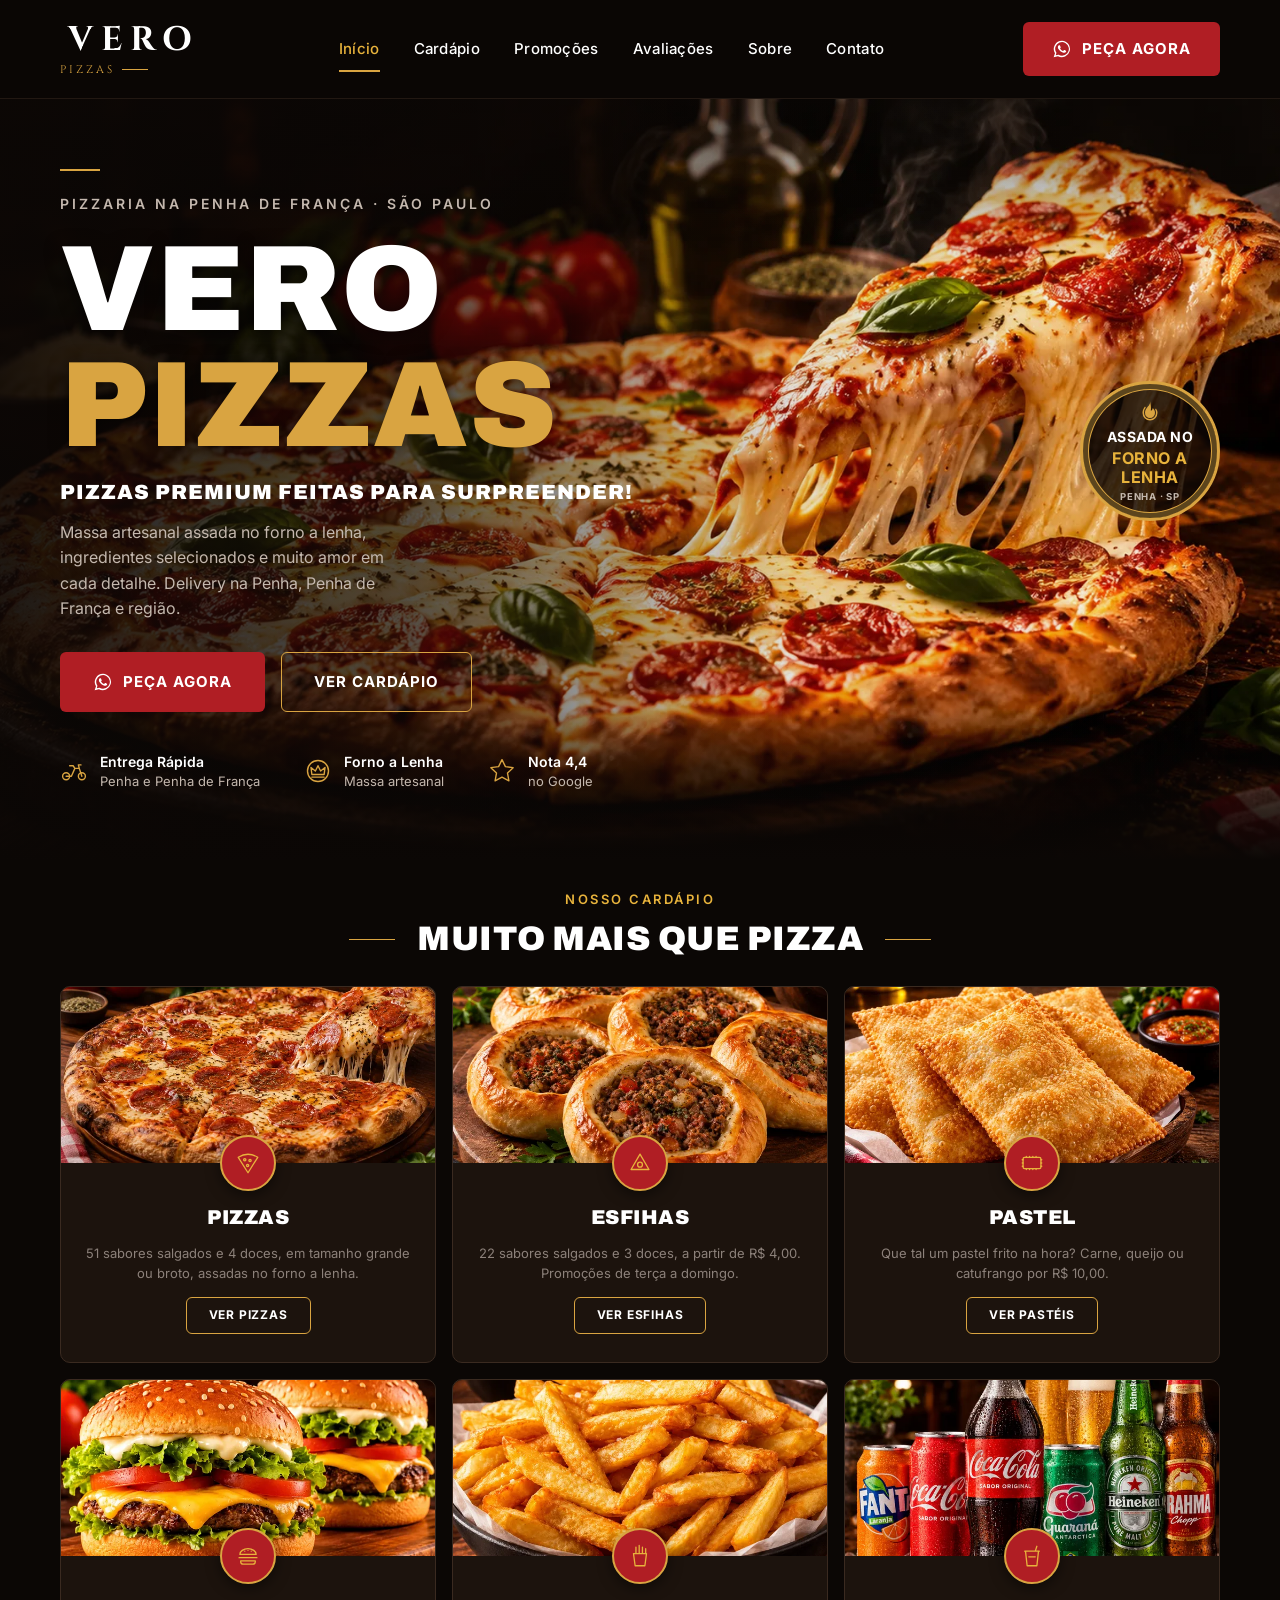
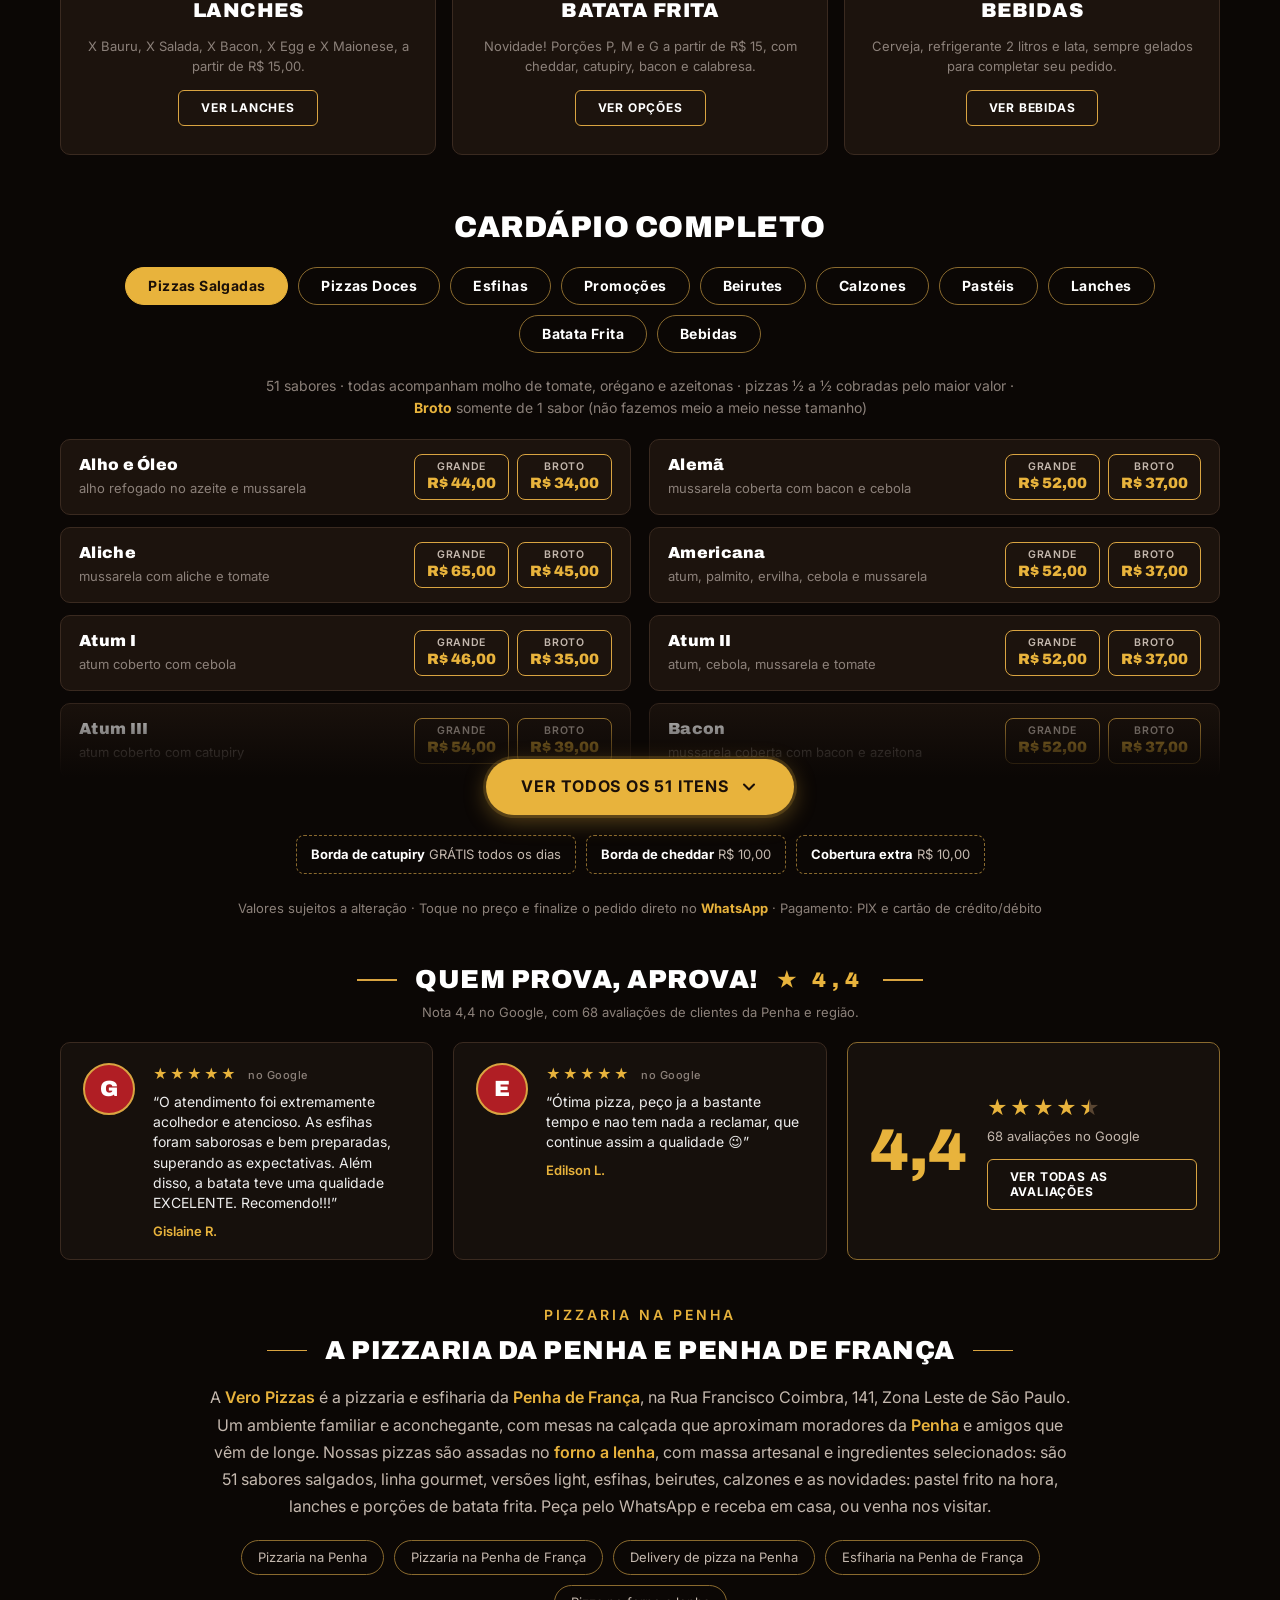
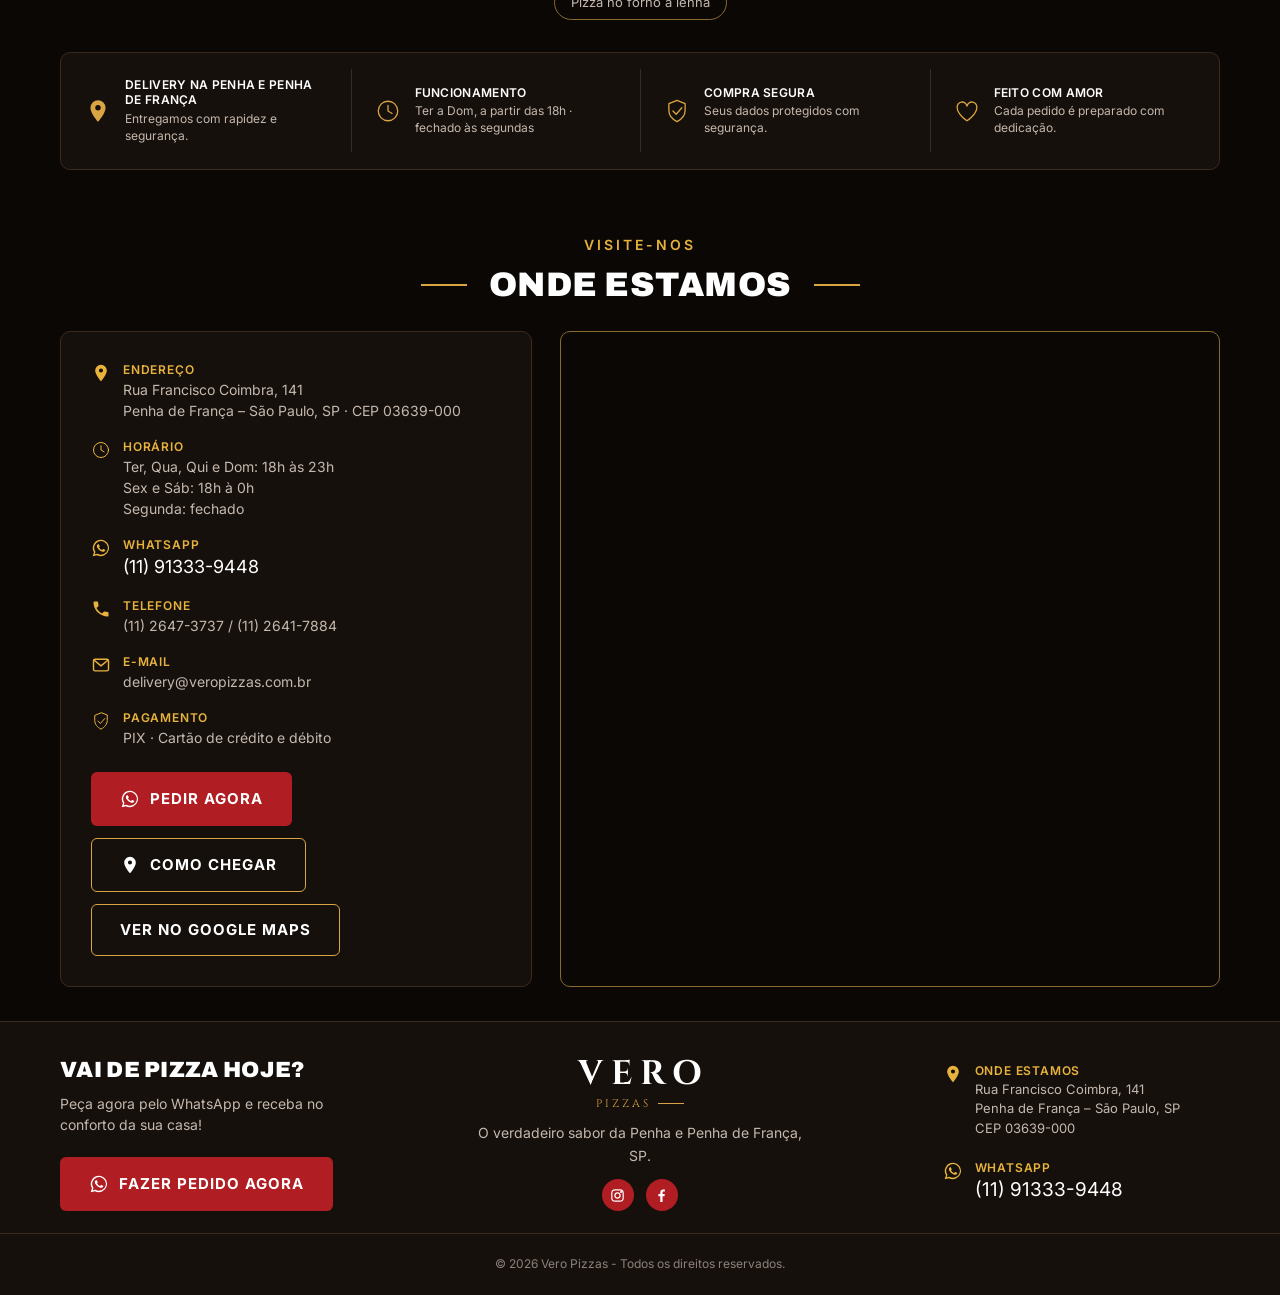
<file: index.html>
<!DOCTYPE html>
<html lang="pt-BR">
<head>
  <meta charset="UTF-8">
  <meta name="viewport" content="width=device-width, initial-scale=1">
  <title>Pizzaria na Penha e Penha de França SP | Vero Pizzas Delivery</title>
  <meta name="description" content="Vero Pizzas: pizzaria e esfiharia com forno a lenha na Penha de França, São Paulo. 51 sabores de pizza, esfihas, pastel, lanches, calzones e batata frita com delivery. Peça pelo WhatsApp!">
  <meta name="keywords" content="pizzaria penha, pizzaria penha de frança, pizzaria na penha sp, delivery pizza penha, pizza zona leste, esfiha penha, esfiharia penha de frança, pizza forno a lenha penha, batata frita penha, pastel penha de frança">
  <meta name="geo.region" content="BR-SP">
  <meta name="geo.placename" content="Penha de França, São Paulo">
  <meta name="theme-color" content="#0b0705">
  <link rel="canonical" href="https://veropizzas.com.br/">
  <meta property="og:type" content="website">
  <meta property="og:site_name" content="Vero Pizzas">
  <meta property="og:url" content="https://veropizzas.com.br/">
  <meta property="og:title" content="Vero Pizzas | Pizzaria na Penha e Penha de França, SP">
  <meta property="og:description" content="Pizzas premium feitas para surpreender. Delivery rápido na Penha, Penha de França e região.">
  <meta property="og:image" content="https://veropizzas.com.br/assets/og-vero.jpg">
  <meta property="og:image:width" content="1200">
  <meta property="og:image:height" content="630">
  <meta property="og:image:alt" content="Pizza da Vero Pizzas, pizzaria na Penha de França, São Paulo">
  <meta name="twitter:card" content="summary_large_image">
  <meta name="twitter:title" content="Vero Pizzas | Pizzaria na Penha e Penha de França, SP">
  <meta name="twitter:description" content="Pizzaria e esfiharia com forno a lenha na Penha de França. Cardápio completo e pedido pelo WhatsApp.">
  <meta name="twitter:image" content="https://veropizzas.com.br/assets/og-vero.jpg">
  <meta property="og:locale" content="pt_BR">
  <link rel="icon" href="/favicon.ico" sizes="any">
  <link rel="icon" type="image/svg+xml" href="/favicon.svg">
  <link rel="icon" type="image/png" sizes="32x32" href="/favicon-32x32.png">
  <link rel="icon" type="image/png" sizes="16x16" href="/favicon-16x16.png">
  <link rel="apple-touch-icon" sizes="180x180" href="/apple-touch-icon.png">
  <link rel="preconnect" href="https://fonts.googleapis.com">
  <link rel="preconnect" href="https://fonts.gstatic.com" crossorigin>
  <link href="https://fonts.googleapis.com/css2?family=Archivo:wght@900&family=Cinzel:wght@400;700&family=Inter:wght@400;500;600;700&display=swap" rel="stylesheet">
  <link rel="stylesheet" href="css/style.css?v=20261118b">
  <script type="application/ld+json">
  {
    "@context": "https://schema.org",
    "@type": "Restaurant",
    "name": "Vero Pizzas",
    "description": "Pizzaria e esfiharia com forno a lenha na Penha de França, São Paulo, com delivery e atendimento no local.",
    "url": "https://veropizzas.com.br/",
    "image": ["https://veropizzas.com.br/assets/og-vero.jpg", "https://veropizzas.com.br/assets/hero.webp"],
    "servesCuisine": ["Pizza", "Esfiha", "Pastel", "Calzone", "Lanches"],
    "hasMenu": "https://veropizzas.com.br/#cardapio-completo",
    "menu": "https://veropizzas.com.br/#cardapio-completo",
    "acceptsReservations": "False",
    "areaServed": ["Penha", "Penha de França", "Zona Leste de São Paulo"],
    "telephone": "+55 11 2647-3737",
    "email": "delivery@veropizzas.com.br",
    "paymentAccepted": "PIX, Cartão de crédito, Cartão de débito",
    "priceRange": "$$",
    "sameAs": [
      "https://www.instagram.com/vero.pizzas",
      "https://www.facebook.com/people/Vero-Pizzas/100063533080031/"
    ],
    "geo": {"@type": "GeoCoordinates", "latitude": -23.5240817, "longitude": -46.5408074},
    "hasMap": "https://maps.app.goo.gl/yPzgFW3SKGRKzd9G6",
    "openingHoursSpecification": [
      {"@type": "OpeningHoursSpecification", "dayOfWeek": ["Tuesday", "Wednesday", "Thursday", "Sunday"], "opens": "18:00", "closes": "23:00"},
      {"@type": "OpeningHoursSpecification", "dayOfWeek": ["Friday", "Saturday"], "opens": "18:00", "closes": "23:59"}
    ],
    "address": {
      "@type": "PostalAddress",
      "streetAddress": "Rua Francisco Coimbra, 141 - Penha de França",
      "postalCode": "03639-000",
      "addressLocality": "São Paulo",
      "addressRegion": "SP",
      "addressCountry": "BR"
    }
  }
  </script>
</head>
<body>

<svg width="0" height="0" style="position:absolute" aria-hidden="true">
  <defs>
    <symbol id="i-wa" viewBox="0 0 24 24"><path fill="currentColor" d="M12.04 2a9.9 9.9 0 0 0-8.45 15.05L2 22l5.1-1.34A9.9 9.9 0 1 0 12.04 2Zm0 18.1a8.2 8.2 0 0 1-4.18-1.14l-.3-.18-3.03.8.81-2.95-.2-.31a8.2 8.2 0 1 1 6.9 3.78Zm4.5-6.14c-.25-.12-1.46-.72-1.69-.8-.23-.09-.39-.13-.56.12-.16.25-.64.8-.78.97-.14.16-.29.18-.53.06a6.7 6.7 0 0 1-3.3-2.88c-.25-.43.25-.4.71-1.33.08-.16.04-.3-.02-.42-.06-.12-.56-1.35-.77-1.85-.2-.48-.4-.42-.56-.42h-.47c-.16 0-.43.06-.65.3-.23.25-.86.84-.86 2.05 0 1.2.88 2.37 1 2.54.12.16 1.72 2.63 4.18 3.69.58.25 1.04.4 1.4.51.59.19 1.12.16 1.54.1.47-.07 1.46-.6 1.66-1.17.2-.58.2-1.07.14-1.17-.06-.1-.23-.16-.47-.28Z"/></symbol>
    <symbol id="i-moto" viewBox="0 0 32 32"><g fill="none" stroke="currentColor" stroke-width="1.6" stroke-linecap="round" stroke-linejoin="round"><circle cx="7" cy="22" r="4"/><circle cx="25" cy="22" r="4"/><path d="M7 22h6l4-9h5l3 9M17 13l-2-3h-4M13 22l4-9M22 13l-1-4h3"/></g></symbol>
    <symbol id="i-crown" viewBox="0 0 32 32"><g fill="none" stroke="currentColor" stroke-width="1.6" stroke-linecap="round" stroke-linejoin="round"><circle cx="16" cy="16" r="12"/><path d="M9 20l-1-8 5 4 3-6 3 6 5-4-1 8zM9 23h14"/></g></symbol>
    <symbol id="i-star" viewBox="0 0 32 32"><path fill="none" stroke="currentColor" stroke-width="1.6" stroke-linejoin="round" d="m16 3 3.9 8 8.8 1.2-6.4 6.2 1.6 8.8L16 23l-7.9 4.2 1.6-8.8-6.4-6.2 8.8-1.2z"/></symbol>
    <symbol id="i-pizza" viewBox="0 0 32 32"><g fill="none" stroke="currentColor" stroke-width="1.6" stroke-linecap="round" stroke-linejoin="round"><path d="M4 9c8-5 16-5 24 0L16 28z"/><circle cx="12" cy="12" r="1.4"/><circle cx="18.5" cy="13" r="1.4"/><circle cx="15.5" cy="19" r="1.4"/></g></symbol>
    <symbol id="i-esfiha" viewBox="0 0 32 32"><g fill="none" stroke="currentColor" stroke-width="1.6" stroke-linecap="round" stroke-linejoin="round"><path d="M16 5 27 24H5z"/><circle cx="16" cy="18" r="3"/></g></symbol>
    <symbol id="i-pastel" viewBox="0 0 32 32"><g fill="none" stroke="currentColor" stroke-width="1.6" stroke-linecap="round" stroke-linejoin="round"><rect x="5" y="9" width="22" height="14" rx="2"/><path d="M5 12h-1M5 16h-1M5 20h-1M28 12h-1M28 16h-1M28 20h-1M9 9V8M13 9V8M17 9V8M21 9V8M9 24v-1M13 24v-1M17 24v-1M21 24v-1"/></g></symbol>
    <symbol id="i-burger" viewBox="0 0 32 32"><g fill="none" stroke="currentColor" stroke-width="1.6" stroke-linecap="round" stroke-linejoin="round"><path d="M6 14a10 7 0 0 1 20 0zM5 18h22M7 22h18a1 1 0 0 1 0 0v1a3 3 0 0 1-3 3H10a3 3 0 0 1-3-3z"/><path d="M12 10h.01M16 9h.01M20 10h.01"/></g></symbol>
    <symbol id="i-fries"viewBox="0 0 32 32"><g fill="none" stroke="currentColor" stroke-width="1.6" stroke-linecap="round" stroke-linejoin="round"><path d="M8 13h16l-2 15H10zM11 13V5M15 13V3M19 13V5M23 13V7"/></g></symbol>
    <symbol id="i-cup" viewBox="0 0 32 32"><g fill="none" stroke="currentColor" stroke-width="1.6" stroke-linecap="round" stroke-linejoin="round"><path d="M8 10h16l-2 18H10zM7 10h18M20 10l2-6"/><path d="M12 17h8"/></g></symbol>
    <symbol id="i-pin" viewBox="0 0 24 24"><path fill="currentColor" d="M12 2a7 7 0 0 0-7 7c0 5.2 7 13 7 13s7-7.8 7-13a7 7 0 0 0-7-7Zm0 9.5A2.5 2.5 0 1 1 12 6.5a2.5 2.5 0 0 1 0 5Z"/></symbol>
    <symbol id="i-clock" viewBox="0 0 32 32"><g fill="none" stroke="currentColor" stroke-width="1.6" stroke-linecap="round" stroke-linejoin="round"><circle cx="16" cy="16" r="12"/><path d="M16 9v7l5 3"/></g></symbol>
    <symbol id="i-shield" viewBox="0 0 32 32"><g fill="none" stroke="currentColor" stroke-width="1.6" stroke-linecap="round" stroke-linejoin="round"><path d="M16 3 6 7v8c0 6 4 11 10 14 6-3 10-8 10-14V7z"/><path d="m11 16 4 4 7-8"/></g></symbol>
    <symbol id="i-heart" viewBox="0 0 32 32"><path fill="none" stroke="currentColor" stroke-width="1.6" stroke-linejoin="round" d="M16 28S4 20 4 12a6 6 0 0 1 12-2 6 6 0 0 1 12 2c0 8-12 16-12 16z"/></symbol>
    <symbol id="i-timer" viewBox="0 0 32 32"><g fill="none" stroke="currentColor" stroke-width="1.6" stroke-linecap="round" stroke-linejoin="round"><circle cx="16" cy="18" r="10"/><path d="M16 12v6l4 2M13 3h6M16 3v5"/></g></symbol>
    <symbol id="i-ig" viewBox="0 0 24 24"><g fill="none" stroke="currentColor" stroke-width="1.7"><rect x="4" y="4" width="16" height="16" rx="4.5"/><circle cx="12" cy="12" r="3.6"/><circle cx="17" cy="7" r=".6" fill="currentColor"/></g></symbol>
    <symbol id="i-fb" viewBox="0 0 24 24"><path fill="currentColor" d="M13.5 21v-8h2.7l.4-3.2h-3.1V7.9c0-.9.3-1.5 1.6-1.5h1.6V3.5c-.3 0-1.3-.1-2.4-.1-2.4 0-4 1.4-4 4.1v2.3H7.6V13h2.7v8z"/></symbol>
    <symbol id="i-phone" viewBox="0 0 24 24"><path fill="currentColor" d="M6.6 10.8a15.2 15.2 0 0 0 6.6 6.6l2.2-2.2a1 1 0 0 1 1-.25 11.4 11.4 0 0 0 3.6.57 1 1 0 0 1 1 1V20a1 1 0 0 1-1 1A17 17 0 0 1 3 4a1 1 0 0 1 1-1h3.5a1 1 0 0 1 1 1c0 1.25.2 2.45.57 3.57a1 1 0 0 1-.25 1z"/></symbol>
    <symbol id="i-mail" viewBox="0 0 24 24"><g fill="none" stroke="currentColor" stroke-width="1.7" stroke-linejoin="round"><rect x="3" y="5" width="18" height="14" rx="2"/><path d="m3.5 6 8.5 7 8.5-7"/></g></symbol>
  </defs>
</svg>

<!-- 01 HEADER -->
<header class="header" id="topo">
  <div class="container header__inner">
    <a href="#inicio" class="logo" aria-label="Vero Pizzas — início">
      <span class="logo__word">VERO</span>
      <span class="logo__sub"><span>P I Z Z A S</span><i></i></span>
    </a>

    <nav class="nav" id="nav" aria-label="Principal">
      <a href="#inicio" class="is-active">Início</a>
      <a href="#cardapio">Cardápio</a>
      <a href="#cardapio-completo" data-open-tab="promocoes-esfiha">Promoções</a>
      <a href="#avaliacoes">Avaliações</a>
      <a href="#sobre">Sobre</a>
      <a href="#localizacao">Contato</a>
      <a href="https://wa.me/5511913339448?text=Ol%C3%A1!%20Quero%20fazer%20um%20pedido." class="btn btn--wine nav__cta" target="_blank" rel="noopener"><svg><use href="#i-wa"/></svg>PEÇA AGORA</a>
    </nav>

    <a href="https://wa.me/5511913339448?text=Ol%C3%A1!%20Quero%20fazer%20um%20pedido." class="btn btn--wine header__cta" target="_blank" rel="noopener"><svg><use href="#i-wa"/></svg>PEÇA AGORA</a>

    <button class="burger" id="burger" aria-label="Abrir menu" aria-expanded="false" aria-controls="nav"><span></span><span></span><span></span></button>
  </div>
</header>

<main>
<!-- 02 HERO -->
<section class="hero" id="inicio">
  <img class="hero__bg" src="assets/hero.webp" alt="Pizza de pepperoni com queijo derretido da Vero Pizzas, pizzaria na Penha, São Paulo" fetchpriority="high">
  <div class="hero__shade"></div>
  <div class="container hero__inner">
    <div class="hero__content">
      <span class="rule"></span>
      <p class="eyebrow">Pizzaria na Penha de França · São Paulo</p>
      <h1 class="hero__title">
        <span>VERO</span>
        <span class="gold">PIZZAS</span>
        <span class="sr-only">— Pizzaria na Penha e Penha de França, São Paulo</span>
      </h1>
      <p class="hero__tag">Pizzas premium feitas para surpreender!</p>
      <p class="lead">Massa artesanal assada no forno a lenha, ingredientes selecionados e muito amor em cada detalhe. Delivery na Penha, Penha de França e região.</p>
      <div class="hero__ctas">
        <a href="https://wa.me/5511913339448?text=Ol%C3%A1!%20Quero%20fazer%20um%20pedido." class="btn btn--wine btn--lg" target="_blank" rel="noopener"><svg><use href="#i-wa"/></svg>PEÇA AGORA</a>
        <a href="#cardapio" class="btn btn--outline btn--lg">VER CARDÁPIO</a>
      </div>
      <ul class="features">
        <li><svg><use href="#i-moto"/></svg><div><strong>Entrega Rápida</strong><span>Penha e Penha de França</span></div></li>
        <li><svg><use href="#i-crown"/></svg><div><strong>Forno a Lenha</strong><span>Massa artesanal</span></div></li>
        <li><svg><use href="#i-star"/></svg><div><strong>Nota 4,4</strong><span>no Google</span></div></li>
      </ul>
    </div>

    <div class="seal" aria-label="Pizza assada no forno a lenha, Penha de França">
      <svg class="seal__icon" viewBox="0 0 24 24" aria-hidden="true"><path fill="currentColor" d="M12 2c.6 3.2-1.6 4.9-3 6.7C7.6 10.4 7 12 7 13.6A5 5 0 0 0 12 19a5 5 0 0 0 5-5.2c0-2.3-1.2-3.7-2.2-4.9-.2 1.4-.9 2.4-2 2.9.6-3.4-.2-6.6-.8-9.8ZM12 21.5a7.6 7.6 0 0 1-7.5-7.7c0-2.5 1-4.6 2.5-6.4l.8 1A7.3 7.3 0 0 0 6 13.8 6 6 0 0 0 12 20a6 6 0 0 0 6-6.2c0-1.3-.3-2.5-.9-3.6l.9-.6a8.7 8.7 0 0 1 1.5 4.2 7.6 7.6 0 0 1-7.5 7.7Z"/></svg>
      <span>ASSADA NO</span><b>FORNO A LENHA</b><span class="seal__sp">PENHA · SP</span>
    </div>
  </div>
</section>

<!-- 03 CARDÁPIO -->
<section class="menu" id="cardapio">
  <div class="container">
    <p class="eyebrow eyebrow--gold center">NOSSO CARDÁPIO</p>
    <h2 class="section-title"><i></i><span>MUITO MAIS QUE PIZZA</span><i></i></h2>

    <div class="cards">
      <article class="card">
        <img src="assets/pizzas.webp" alt="Pizza de pepperoni artesanal" loading="lazy">
        <div class="card__icon"><svg><use href="#i-pizza"/></svg></div>
        <div class="card__body">
          <h3>PIZZAS</h3>
          <p>51 sabores salgados e 4 doces, em tamanho grande ou broto, assadas no forno a lenha.</p>
          <a href="#cardapio-completo" class="btn btn--ghost" data-open-tab="pizzas">VER PIZZAS</a>
        </div>
      </article>
      <article class="card">
        <img src="assets/esfihas.webp" alt="Esfihas artesanais assadas" loading="lazy">
        <div class="card__icon"><svg><use href="#i-esfiha"/></svg></div>
        <div class="card__body">
          <h3>ESFIHAS</h3>
          <p>22 sabores salgados e 3 doces, a partir de R$ 4,00. Promoções de terça a domingo.</p>
          <a href="#cardapio-completo" class="btn btn--ghost" data-open-tab="esfihas">VER ESFIHAS</a>
        </div>
      </article>
      <article class="card">
        <img src="assets/pastel.webp" alt="Pastéis fritos na hora da Vero Pizzas, Penha de França" loading="lazy">
        <div class="card__icon"><svg><use href="#i-pastel"/></svg></div>
        <div class="card__body">
          <h3>PASTEL</h3>
          <p>Que tal um pastel frito na hora? Carne, queijo ou catufrango por R$ 10,00.</p>
          <a href="#cardapio-completo" class="btn btn--ghost" data-open-tab="pasteis">VER PASTÉIS</a>
        </div>
      </article>
      <article class="card">
        <img src="assets/lanches.webp" alt="X Salada da Vero Pizzas, Penha de França" loading="lazy">
        <div class="card__icon"><svg><use href="#i-burger"/></svg></div>
        <div class="card__body">
          <h3>LANCHES</h3>
          <p>X Bauru, X Salada, X Bacon, X Egg e X Maionese, a partir de R$ 15,00.</p>
          <a href="#cardapio-completo" class="btn btn--ghost" data-open-tab="lanches">VER LANCHES</a>
        </div>
      </article>
      <article class="card">
        <img src="assets/batata.webp" alt="Porção de batata frita da Vero Pizzas, Penha de França" loading="lazy">
        <div class="card__icon"><svg><use href="#i-fries"/></svg></div>
        <div class="card__body">
          <h3>BATATA FRITA</h3>
          <p>Novidade! Porções P, M e G a partir de R$ 15, com cheddar, catupiry, bacon e calabresa.</p>
          <a href="#cardapio-completo" class="btn btn--ghost" data-open-tab="batatas">VER OPÇÕES</a>
        </div>
      </article>
      <article class="card">
        <img src="assets/bebidas.webp" alt="Refrigerantes e cerveja gelados" loading="lazy">
        <div class="card__icon"><svg><use href="#i-cup"/></svg></div>
        <div class="card__body">
          <h3>BEBIDAS</h3>
          <p>Cerveja, refrigerante 2 litros e lata, sempre gelados para completar seu pedido.</p>
          <a href="#cardapio-completo" class="btn btn--ghost" data-open-tab="bebidas">VER BEBIDAS</a>
        </div>
      </article>
    </div>
    <div class="fullmenu" id="cardapio-completo">
      <h3 class="fullmenu__title">Cardápio completo</h3>
      <div class="tabs" role="tablist" aria-label="Categorias do cardápio"><button class="tab" type="button" role="tab" id="t-pizzas" aria-controls="tab-pizzas" aria-selected="true" data-tab="pizzas">Pizzas Salgadas</button><button class="tab" type="button" role="tab" id="t-doces" aria-controls="tab-doces" aria-selected="false" data-tab="doces">Pizzas Doces</button><button class="tab" type="button" role="tab" id="t-esfihas" aria-controls="tab-esfihas" aria-selected="false" data-tab="esfihas">Esfihas</button><button class="tab" type="button" role="tab" id="t-promocoes-esfiha" aria-controls="tab-promocoes-esfiha" aria-selected="false" data-tab="promocoes-esfiha">Promoções</button><button class="tab" type="button" role="tab" id="t-beirutes" aria-controls="tab-beirutes" aria-selected="false" data-tab="beirutes">Beirutes</button><button class="tab" type="button" role="tab" id="t-calzones" aria-controls="tab-calzones" aria-selected="false" data-tab="calzones">Calzones</button><button class="tab" type="button" role="tab" id="t-pasteis" aria-controls="tab-pasteis" aria-selected="false" data-tab="pasteis">Pastéis</button><button class="tab" type="button" role="tab" id="t-lanches" aria-controls="tab-lanches" aria-selected="false" data-tab="lanches">Lanches</button><button class="tab" type="button" role="tab" id="t-batatas" aria-controls="tab-batatas" aria-selected="false" data-tab="batatas">Batata Frita</button><button class="tab" type="button" role="tab" id="t-bebidas" aria-controls="tab-bebidas" aria-selected="false" data-tab="bebidas">Bebidas</button></div>
      <div class="mpanel" id="tab-pizzas" role="tabpanel" aria-labelledby="t-pizzas" data-panel="pizzas"><p class="menu-note">51 sabores · todas acompanham molho de tomate, orégano e azeitonas · pizzas ½ a ½ cobradas pelo maior valor · <b>Broto</b> somente de 1 sabor (não fazemos meio a meio nesse tamanho)</p><ul class="menu-list"><li class="mitem"><div class="mitem__txt"><h4>Alho e Óleo</h4><p>alho refogado no azeite e mussarela</p></div><div class="mitem__buy"><a class="buy" target="_blank" rel="noopener" href="https://wa.me/5511913339448?text=Ol%C3%A1%21%20Quero%20pedir%20uma%20pizza%20Alho%20e%20%C3%93leo%20%28Grande%29%20-%20R%24%2044%2C00."><span>Grande</span><b>R$ 44,00</b></a><a class="buy" target="_blank" rel="noopener" href="https://wa.me/5511913339448?text=Ol%C3%A1%21%20Quero%20pedir%20uma%20pizza%20Alho%20e%20%C3%93leo%20%28Broto%29%20-%20R%24%2034%2C00."><span>Broto</span><b>R$ 34,00</b></a></div></li><li class="mitem"><div class="mitem__txt"><h4>Alemã</h4><p>mussarela coberta com bacon e cebola</p></div><div class="mitem__buy"><a class="buy" target="_blank" rel="noopener" href="https://wa.me/5511913339448?text=Ol%C3%A1%21%20Quero%20pedir%20uma%20pizza%20Alem%C3%A3%20%28Grande%29%20-%20R%24%2052%2C00."><span>Grande</span><b>R$ 52,00</b></a><a class="buy" target="_blank" rel="noopener" href="https://wa.me/5511913339448?text=Ol%C3%A1%21%20Quero%20pedir%20uma%20pizza%20Alem%C3%A3%20%28Broto%29%20-%20R%24%2037%2C00."><span>Broto</span><b>R$ 37,00</b></a></div></li><li class="mitem"><div class="mitem__txt"><h4>Aliche</h4><p>mussarela com aliche e tomate</p></div><div class="mitem__buy"><a class="buy" target="_blank" rel="noopener" href="https://wa.me/5511913339448?text=Ol%C3%A1%21%20Quero%20pedir%20uma%20pizza%20Aliche%20%28Grande%29%20-%20R%24%2065%2C00."><span>Grande</span><b>R$ 65,00</b></a><a class="buy" target="_blank" rel="noopener" href="https://wa.me/5511913339448?text=Ol%C3%A1%21%20Quero%20pedir%20uma%20pizza%20Aliche%20%28Broto%29%20-%20R%24%2045%2C00."><span>Broto</span><b>R$ 45,00</b></a></div></li><li class="mitem"><div class="mitem__txt"><h4>Americana</h4><p>atum, palmito, ervilha, cebola e mussarela</p></div><div class="mitem__buy"><a class="buy" target="_blank" rel="noopener" href="https://wa.me/5511913339448?text=Ol%C3%A1%21%20Quero%20pedir%20uma%20pizza%20Americana%20%28Grande%29%20-%20R%24%2052%2C00."><span>Grande</span><b>R$ 52,00</b></a><a class="buy" target="_blank" rel="noopener" href="https://wa.me/5511913339448?text=Ol%C3%A1%21%20Quero%20pedir%20uma%20pizza%20Americana%20%28Broto%29%20-%20R%24%2037%2C00."><span>Broto</span><b>R$ 37,00</b></a></div></li><li class="mitem"><div class="mitem__txt"><h4>Atum I</h4><p>atum coberto com cebola</p></div><div class="mitem__buy"><a class="buy" target="_blank" rel="noopener" href="https://wa.me/5511913339448?text=Ol%C3%A1%21%20Quero%20pedir%20uma%20pizza%20Atum%20I%20%28Grande%29%20-%20R%24%2046%2C00."><span>Grande</span><b>R$ 46,00</b></a><a class="buy" target="_blank" rel="noopener" href="https://wa.me/5511913339448?text=Ol%C3%A1%21%20Quero%20pedir%20uma%20pizza%20Atum%20I%20%28Broto%29%20-%20R%24%2035%2C00."><span>Broto</span><b>R$ 35,00</b></a></div></li><li class="mitem"><div class="mitem__txt"><h4>Atum II</h4><p>atum, cebola, mussarela e tomate</p></div><div class="mitem__buy"><a class="buy" target="_blank" rel="noopener" href="https://wa.me/5511913339448?text=Ol%C3%A1%21%20Quero%20pedir%20uma%20pizza%20Atum%20II%20%28Grande%29%20-%20R%24%2052%2C00."><span>Grande</span><b>R$ 52,00</b></a><a class="buy" target="_blank" rel="noopener" href="https://wa.me/5511913339448?text=Ol%C3%A1%21%20Quero%20pedir%20uma%20pizza%20Atum%20II%20%28Broto%29%20-%20R%24%2037%2C00."><span>Broto</span><b>R$ 37,00</b></a></div></li><li class="mitem"><div class="mitem__txt"><h4>Atum III</h4><p>atum coberto com catupiry</p></div><div class="mitem__buy"><a class="buy" target="_blank" rel="noopener" href="https://wa.me/5511913339448?text=Ol%C3%A1%21%20Quero%20pedir%20uma%20pizza%20Atum%20III%20%28Grande%29%20-%20R%24%2054%2C00."><span>Grande</span><b>R$ 54,00</b></a><a class="buy" target="_blank" rel="noopener" href="https://wa.me/5511913339448?text=Ol%C3%A1%21%20Quero%20pedir%20uma%20pizza%20Atum%20III%20%28Broto%29%20-%20R%24%2039%2C00."><span>Broto</span><b>R$ 39,00</b></a></div></li><li class="mitem"><div class="mitem__txt"><h4>Bacon</h4><p>mussarela coberta com bacon e azeitona</p></div><div class="mitem__buy"><a class="buy" target="_blank" rel="noopener" href="https://wa.me/5511913339448?text=Ol%C3%A1%21%20Quero%20pedir%20uma%20pizza%20Bacon%20%28Grande%29%20-%20R%24%2052%2C00."><span>Grande</span><b>R$ 52,00</b></a><a class="buy" target="_blank" rel="noopener" href="https://wa.me/5511913339448?text=Ol%C3%A1%21%20Quero%20pedir%20uma%20pizza%20Bacon%20%28Broto%29%20-%20R%24%2037%2C00."><span>Broto</span><b>R$ 37,00</b></a></div></li><li class="mitem"><div class="mitem__txt"><h4>Baiana I</h4><p>calabresa moída, cebola, ovos, azeitona e pimenta</p></div><div class="mitem__buy"><a class="buy" target="_blank" rel="noopener" href="https://wa.me/5511913339448?text=Ol%C3%A1%21%20Quero%20pedir%20uma%20pizza%20Baiana%20I%20%28Grande%29%20-%20R%24%2046%2C00."><span>Grande</span><b>R$ 46,00</b></a><a class="buy" target="_blank" rel="noopener" href="https://wa.me/5511913339448?text=Ol%C3%A1%21%20Quero%20pedir%20uma%20pizza%20Baiana%20I%20%28Broto%29%20-%20R%24%2035%2C00."><span>Broto</span><b>R$ 35,00</b></a></div></li><li class="mitem"><div class="mitem__txt"><h4>Baiana II</h4><p>calabresa moída, cebola, mussarela, ovos e azeitona</p></div><div class="mitem__buy"><a class="buy" target="_blank" rel="noopener" href="https://wa.me/5511913339448?text=Ol%C3%A1%21%20Quero%20pedir%20uma%20pizza%20Baiana%20II%20%28Grande%29%20-%20R%24%2052%2C00."><span>Grande</span><b>R$ 52,00</b></a><a class="buy" target="_blank" rel="noopener" href="https://wa.me/5511913339448?text=Ol%C3%A1%21%20Quero%20pedir%20uma%20pizza%20Baiana%20II%20%28Broto%29%20-%20R%24%2037%2C00."><span>Broto</span><b>R$ 37,00</b></a></div></li><li class="mitem"><div class="mitem__txt"><h4>Brasileira</h4><p>atum, palmito, ovos, ervilha e cebola salpicada de mussarela</p></div><div class="mitem__buy"><a class="buy" target="_blank" rel="noopener" href="https://wa.me/5511913339448?text=Ol%C3%A1%21%20Quero%20pedir%20uma%20pizza%20Brasileira%20%28Grande%29%20-%20R%24%2052%2C00."><span>Grande</span><b>R$ 52,00</b></a><a class="buy" target="_blank" rel="noopener" href="https://wa.me/5511913339448?text=Ol%C3%A1%21%20Quero%20pedir%20uma%20pizza%20Brasileira%20%28Broto%29%20-%20R%24%2037%2C00."><span>Broto</span><b>R$ 37,00</b></a></div></li><li class="mitem"><div class="mitem__txt"><h4>Brócolis</h4><p>brócolis ao alho coberto com mussarela e bacon</p></div><div class="mitem__buy"><a class="buy" target="_blank" rel="noopener" href="https://wa.me/5511913339448?text=Ol%C3%A1%21%20Quero%20pedir%20uma%20pizza%20Br%C3%B3colis%20%28Grande%29%20-%20R%24%2053%2C00."><span>Grande</span><b>R$ 53,00</b></a><a class="buy" target="_blank" rel="noopener" href="https://wa.me/5511913339448?text=Ol%C3%A1%21%20Quero%20pedir%20uma%20pizza%20Br%C3%B3colis%20%28Broto%29%20-%20R%24%2039%2C00."><span>Broto</span><b>R$ 39,00</b></a></div></li><li class="mitem"><div class="mitem__txt"><h4>Bauru</h4><p>presunto, mussarela, tomate e orégano</p></div><div class="mitem__buy"><a class="buy" target="_blank" rel="noopener" href="https://wa.me/5511913339448?text=Ol%C3%A1%21%20Quero%20pedir%20uma%20pizza%20Bauru%20%28Grande%29%20-%20R%24%2048%2C00."><span>Grande</span><b>R$ 48,00</b></a><a class="buy" target="_blank" rel="noopener" href="https://wa.me/5511913339448?text=Ol%C3%A1%21%20Quero%20pedir%20uma%20pizza%20Bauru%20%28Broto%29%20-%20R%24%2035%2C00."><span>Broto</span><b>R$ 35,00</b></a></div></li><li class="mitem"><div class="mitem__txt"><h4>Caipira</h4><p>frango, catupiry e milho</p></div><div class="mitem__buy"><a class="buy" target="_blank" rel="noopener" href="https://wa.me/5511913339448?text=Ol%C3%A1%21%20Quero%20pedir%20uma%20pizza%20Caipira%20%28Grande%29%20-%20R%24%2053%2C00."><span>Grande</span><b>R$ 53,00</b></a><a class="buy" target="_blank" rel="noopener" href="https://wa.me/5511913339448?text=Ol%C3%A1%21%20Quero%20pedir%20uma%20pizza%20Caipira%20%28Broto%29%20-%20R%24%2039%2C00."><span>Broto</span><b>R$ 39,00</b></a></div></li><li class="mitem"><div class="mitem__txt"><h4>Calabresa</h4><p>calabresa fatiada e cebola</p></div><div class="mitem__buy"><a class="buy" target="_blank" rel="noopener" href="https://wa.me/5511913339448?text=Ol%C3%A1%21%20Quero%20pedir%20uma%20pizza%20Calabresa%20%28Grande%29%20-%20R%24%2045%2C00."><span>Grande</span><b>R$ 45,00</b></a><a class="buy" target="_blank" rel="noopener" href="https://wa.me/5511913339448?text=Ol%C3%A1%21%20Quero%20pedir%20uma%20pizza%20Calabresa%20%28Broto%29%20-%20R%24%2034%2C00."><span>Broto</span><b>R$ 34,00</b></a></div></li><li class="mitem"><div class="mitem__txt"><h4>Calábria</h4><p>mussarela, calabresa fatiada, cebola, alho frito e parmesão</p></div><div class="mitem__buy"><a class="buy" target="_blank" rel="noopener" href="https://wa.me/5511913339448?text=Ol%C3%A1%21%20Quero%20pedir%20uma%20pizza%20Cal%C3%A1bria%20%28Grande%29%20-%20R%24%2052%2C00."><span>Grande</span><b>R$ 52,00</b></a><a class="buy" target="_blank" rel="noopener" href="https://wa.me/5511913339448?text=Ol%C3%A1%21%20Quero%20pedir%20uma%20pizza%20Cal%C3%A1bria%20%28Broto%29%20-%20R%24%2037%2C00."><span>Broto</span><b>R$ 37,00</b></a></div></li><li class="mitem"><div class="mitem__txt"><h4>Calamu</h4><p>calabresa fatiada e mussarela</p></div><div class="mitem__buy"><a class="buy" target="_blank" rel="noopener" href="https://wa.me/5511913339448?text=Ol%C3%A1%21%20Quero%20pedir%20uma%20pizza%20Calamu%20%28Grande%29%20-%20R%24%2052%2C00."><span>Grande</span><b>R$ 52,00</b></a><a class="buy" target="_blank" rel="noopener" href="https://wa.me/5511913339448?text=Ol%C3%A1%21%20Quero%20pedir%20uma%20pizza%20Calamu%20%28Broto%29%20-%20R%24%2037%2C00."><span>Broto</span><b>R$ 37,00</b></a></div></li><li class="mitem"><div class="mitem__txt"><h4>Catubresa</h4><p>calabresa fatiada, cebola e catupiry</p></div><div class="mitem__buy"><a class="buy" target="_blank" rel="noopener" href="https://wa.me/5511913339448?text=Ol%C3%A1%21%20Quero%20pedir%20uma%20pizza%20Catubresa%20%28Grande%29%20-%20R%24%2052%2C00."><span>Grande</span><b>R$ 52,00</b></a><a class="buy" target="_blank" rel="noopener" href="https://wa.me/5511913339448?text=Ol%C3%A1%21%20Quero%20pedir%20uma%20pizza%20Catubresa%20%28Broto%29%20-%20R%24%2037%2C00."><span>Broto</span><b>R$ 37,00</b></a></div></li><li class="mitem"><div class="mitem__txt"><h4>Catufrango</h4><p>frango desfiado temperado e catupiry</p></div><div class="mitem__buy"><a class="buy" target="_blank" rel="noopener" href="https://wa.me/5511913339448?text=Ol%C3%A1%21%20Quero%20pedir%20uma%20pizza%20Catufrango%20%28Grande%29%20-%20R%24%2052%2C00."><span>Grande</span><b>R$ 52,00</b></a><a class="buy" target="_blank" rel="noopener" href="https://wa.me/5511913339448?text=Ol%C3%A1%21%20Quero%20pedir%20uma%20pizza%20Catufrango%20%28Broto%29%20-%20R%24%2037%2C00."><span>Broto</span><b>R$ 37,00</b></a></div></li><li class="mitem"><div class="mitem__txt"><h4>Catulombo</h4><p>lombo canadense com catupiry</p></div><div class="mitem__buy"><a class="buy" target="_blank" rel="noopener" href="https://wa.me/5511913339448?text=Ol%C3%A1%21%20Quero%20pedir%20uma%20pizza%20Catulombo%20%28Grande%29%20-%20R%24%2053%2C00."><span>Grande</span><b>R$ 53,00</b></a><a class="buy" target="_blank" rel="noopener" href="https://wa.me/5511913339448?text=Ol%C3%A1%21%20Quero%20pedir%20uma%20pizza%20Catulombo%20%28Broto%29%20-%20R%24%2039%2C00."><span>Broto</span><b>R$ 39,00</b></a></div></li><li class="mitem"><div class="mitem__txt"><h4>Catumilho</h4><p>milho coberto com catupiry</p></div><div class="mitem__buy"><a class="buy" target="_blank" rel="noopener" href="https://wa.me/5511913339448?text=Ol%C3%A1%21%20Quero%20pedir%20uma%20pizza%20Catumilho%20%28Grande%29%20-%20R%24%2052%2C00."><span>Grande</span><b>R$ 52,00</b></a><a class="buy" target="_blank" rel="noopener" href="https://wa.me/5511913339448?text=Ol%C3%A1%21%20Quero%20pedir%20uma%20pizza%20Catumilho%20%28Broto%29%20-%20R%24%2037%2C00."><span>Broto</span><b>R$ 37,00</b></a></div></li><li class="mitem"><div class="mitem__txt"><h4>Catupiry</h4><p>catupiry com rodelas de tomate</p></div><div class="mitem__buy"><a class="buy" target="_blank" rel="noopener" href="https://wa.me/5511913339448?text=Ol%C3%A1%21%20Quero%20pedir%20uma%20pizza%20Catupiry%20%28Grande%29%20-%20R%24%2052%2C00."><span>Grande</span><b>R$ 52,00</b></a><a class="buy" target="_blank" rel="noopener" href="https://wa.me/5511913339448?text=Ol%C3%A1%21%20Quero%20pedir%20uma%20pizza%20Catupiry%20%28Broto%29%20-%20R%24%2037%2C00."><span>Broto</span><b>R$ 37,00</b></a></div></li><li class="mitem"><div class="mitem__txt"><h4>Champignon</h4><p>champignon coberto com mussarela</p></div><div class="mitem__buy"><a class="buy" target="_blank" rel="noopener" href="https://wa.me/5511913339448?text=Ol%C3%A1%21%20Quero%20pedir%20uma%20pizza%20Champignon%20%28Grande%29%20-%20R%24%2053%2C00."><span>Grande</span><b>R$ 53,00</b></a><a class="buy" target="_blank" rel="noopener" href="https://wa.me/5511913339448?text=Ol%C3%A1%21%20Quero%20pedir%20uma%20pizza%20Champignon%20%28Broto%29%20-%20R%24%2039%2C00."><span>Broto</span><b>R$ 39,00</b></a></div></li><li class="mitem"><div class="mitem__txt"><h4>Chilena</h4><p>mussarela, presunto, palmito e ovos</p></div><div class="mitem__buy"><a class="buy" target="_blank" rel="noopener" href="https://wa.me/5511913339448?text=Ol%C3%A1%21%20Quero%20pedir%20uma%20pizza%20Chilena%20%28Grande%29%20-%20R%24%2052%2C00."><span>Grande</span><b>R$ 52,00</b></a><a class="buy" target="_blank" rel="noopener" href="https://wa.me/5511913339448?text=Ol%C3%A1%21%20Quero%20pedir%20uma%20pizza%20Chilena%20%28Broto%29%20-%20R%24%2037%2C00."><span>Broto</span><b>R$ 37,00</b></a></div></li><li class="mitem"><div class="mitem__txt"><h4>Dois Queijos</h4><p>mussarela e catupiry</p></div><div class="mitem__buy"><a class="buy" target="_blank" rel="noopener" href="https://wa.me/5511913339448?text=Ol%C3%A1%21%20Quero%20pedir%20uma%20pizza%20Dois%20Queijos%20%28Grande%29%20-%20R%24%2047%2C00."><span>Grande</span><b>R$ 47,00</b></a><a class="buy" target="_blank" rel="noopener" href="https://wa.me/5511913339448?text=Ol%C3%A1%21%20Quero%20pedir%20uma%20pizza%20Dois%20Queijos%20%28Broto%29%20-%20R%24%2035%2C00."><span>Broto</span><b>R$ 35,00</b></a></div></li><li class="mitem"><div class="mitem__txt"><h4>Escarola</h4><p>escarola refogada, bacon e mussarela</p></div><div class="mitem__buy"><a class="buy" target="_blank" rel="noopener" href="https://wa.me/5511913339448?text=Ol%C3%A1%21%20Quero%20pedir%20uma%20pizza%20Escarola%20%28Grande%29%20-%20R%24%2048%2C00."><span>Grande</span><b>R$ 48,00</b></a><a class="buy" target="_blank" rel="noopener" href="https://wa.me/5511913339448?text=Ol%C3%A1%21%20Quero%20pedir%20uma%20pizza%20Escarola%20%28Broto%29%20-%20R%24%2035%2C00."><span>Broto</span><b>R$ 35,00</b></a></div></li><li class="mitem"><div class="mitem__txt"><h4>Eduardo</h4><p>calabresa, bacon, tomate, mussarela e parmesão</p></div><div class="mitem__buy"><a class="buy" target="_blank" rel="noopener" href="https://wa.me/5511913339448?text=Ol%C3%A1%21%20Quero%20pedir%20uma%20pizza%20Eduardo%20%28Grande%29%20-%20R%24%2053%2C00."><span>Grande</span><b>R$ 53,00</b></a><a class="buy" target="_blank" rel="noopener" href="https://wa.me/5511913339448?text=Ol%C3%A1%21%20Quero%20pedir%20uma%20pizza%20Eduardo%20%28Broto%29%20-%20R%24%2039%2C00."><span>Broto</span><b>R$ 39,00</b></a></div></li><li class="mitem"><div class="mitem__txt"><h4>Francesa</h4><p>mussarela, presunto, ovos e catupiry</p></div><div class="mitem__buy"><a class="buy" target="_blank" rel="noopener" href="https://wa.me/5511913339448?text=Ol%C3%A1%21%20Quero%20pedir%20uma%20pizza%20Francesa%20%28Grande%29%20-%20R%24%2052%2C00."><span>Grande</span><b>R$ 52,00</b></a><a class="buy" target="_blank" rel="noopener" href="https://wa.me/5511913339448?text=Ol%C3%A1%21%20Quero%20pedir%20uma%20pizza%20Francesa%20%28Broto%29%20-%20R%24%2037%2C00."><span>Broto</span><b>R$ 37,00</b></a></div></li><li class="mitem"><div class="mitem__txt"><h4>Jardineira</h4><p>presunto, palmito, ervilha e mussarela</p></div><div class="mitem__buy"><a class="buy" target="_blank" rel="noopener" href="https://wa.me/5511913339448?text=Ol%C3%A1%21%20Quero%20pedir%20uma%20pizza%20Jardineira%20%28Grande%29%20-%20R%24%2052%2C00."><span>Grande</span><b>R$ 52,00</b></a><a class="buy" target="_blank" rel="noopener" href="https://wa.me/5511913339448?text=Ol%C3%A1%21%20Quero%20pedir%20uma%20pizza%20Jardineira%20%28Broto%29%20-%20R%24%2037%2C00."><span>Broto</span><b>R$ 37,00</b></a></div></li><li class="mitem"><div class="mitem__txt"><h4>Lombo</h4><p>lombo canadense e cebola</p></div><div class="mitem__buy"><a class="buy" target="_blank" rel="noopener" href="https://wa.me/5511913339448?text=Ol%C3%A1%21%20Quero%20pedir%20uma%20pizza%20Lombo%20%28Grande%29%20-%20R%24%2050%2C00."><span>Grande</span><b>R$ 50,00</b></a><a class="buy" target="_blank" rel="noopener" href="https://wa.me/5511913339448?text=Ol%C3%A1%21%20Quero%20pedir%20uma%20pizza%20Lombo%20%28Broto%29%20-%20R%24%2037%2C00."><span>Broto</span><b>R$ 37,00</b></a></div></li><li class="mitem"><div class="mitem__txt"><h4>Margherita</h4><p>mussarela, tomate, parmesão e manjericão</p></div><div class="mitem__buy"><a class="buy" target="_blank" rel="noopener" href="https://wa.me/5511913339448?text=Ol%C3%A1%21%20Quero%20pedir%20uma%20pizza%20Margherita%20%28Grande%29%20-%20R%24%2048%2C00."><span>Grande</span><b>R$ 48,00</b></a><a class="buy" target="_blank" rel="noopener" href="https://wa.me/5511913339448?text=Ol%C3%A1%21%20Quero%20pedir%20uma%20pizza%20Margherita%20%28Broto%29%20-%20R%24%2035%2C00."><span>Broto</span><b>R$ 35,00</b></a></div></li><li class="mitem"><div class="mitem__txt"><h4>Milho</h4><p>milho verde e mussarela</p></div><div class="mitem__buy"><a class="buy" target="_blank" rel="noopener" href="https://wa.me/5511913339448?text=Ol%C3%A1%21%20Quero%20pedir%20uma%20pizza%20Milho%20%28Grande%29%20-%20R%24%2052%2C00."><span>Grande</span><b>R$ 52,00</b></a><a class="buy" target="_blank" rel="noopener" href="https://wa.me/5511913339448?text=Ol%C3%A1%21%20Quero%20pedir%20uma%20pizza%20Milho%20%28Broto%29%20-%20R%24%2037%2C00."><span>Broto</span><b>R$ 37,00</b></a></div></li><li class="mitem"><div class="mitem__txt"><h4>Moda Vero</h4><p>mussarela, champignon, palmito e rodelas de tomate</p></div><div class="mitem__buy"><a class="buy" target="_blank" rel="noopener" href="https://wa.me/5511913339448?text=Ol%C3%A1%21%20Quero%20pedir%20uma%20pizza%20Moda%20Vero%20%28Grande%29%20-%20R%24%2053%2C00."><span>Grande</span><b>R$ 53,00</b></a><a class="buy" target="_blank" rel="noopener" href="https://wa.me/5511913339448?text=Ol%C3%A1%21%20Quero%20pedir%20uma%20pizza%20Moda%20Vero%20%28Broto%29%20-%20R%24%2039%2C00."><span>Broto</span><b>R$ 39,00</b></a></div></li><li class="mitem"><div class="mitem__txt"><h4>Mussarela</h4><p>mussarela com azeitona</p></div><div class="mitem__buy"><a class="buy" target="_blank" rel="noopener" href="https://wa.me/5511913339448?text=Ol%C3%A1%21%20Quero%20pedir%20uma%20pizza%20Mussarela%20%28Grande%29%20-%20R%24%2045%2C00."><span>Grande</span><b>R$ 45,00</b></a><a class="buy" target="_blank" rel="noopener" href="https://wa.me/5511913339448?text=Ol%C3%A1%21%20Quero%20pedir%20uma%20pizza%20Mussarela%20%28Broto%29%20-%20R%24%2034%2C00."><span>Broto</span><b>R$ 34,00</b></a></div></li><li class="mitem"><div class="mitem__txt"><h4>Namorados</h4><p>palmito, catupiry e mussarela</p></div><div class="mitem__buy"><a class="buy" target="_blank" rel="noopener" href="https://wa.me/5511913339448?text=Ol%C3%A1%21%20Quero%20pedir%20uma%20pizza%20Namorados%20%28Grande%29%20-%20R%24%2052%2C00."><span>Grande</span><b>R$ 52,00</b></a><a class="buy" target="_blank" rel="noopener" href="https://wa.me/5511913339448?text=Ol%C3%A1%21%20Quero%20pedir%20uma%20pizza%20Namorados%20%28Broto%29%20-%20R%24%2037%2C00."><span>Broto</span><b>R$ 37,00</b></a></div></li><li class="mitem"><div class="mitem__txt"><h4>Napolitana</h4><p>mussarela, rodelas de tomate e parmesão</p></div><div class="mitem__buy"><a class="buy" target="_blank" rel="noopener" href="https://wa.me/5511913339448?text=Ol%C3%A1%21%20Quero%20pedir%20uma%20pizza%20Napolitana%20%28Grande%29%20-%20R%24%2047%2C00."><span>Grande</span><b>R$ 47,00</b></a><a class="buy" target="_blank" rel="noopener" href="https://wa.me/5511913339448?text=Ol%C3%A1%21%20Quero%20pedir%20uma%20pizza%20Napolitana%20%28Broto%29%20-%20R%24%2035%2C00."><span>Broto</span><b>R$ 35,00</b></a></div></li><li class="mitem"><div class="mitem__txt"><h4>Palmito</h4><p>palmito coberto com mussarela</p></div><div class="mitem__buy"><a class="buy" target="_blank" rel="noopener" href="https://wa.me/5511913339448?text=Ol%C3%A1%21%20Quero%20pedir%20uma%20pizza%20Palmito%20%28Grande%29%20-%20R%24%2050%2C00."><span>Grande</span><b>R$ 50,00</b></a><a class="buy" target="_blank" rel="noopener" href="https://wa.me/5511913339448?text=Ol%C3%A1%21%20Quero%20pedir%20uma%20pizza%20Palmito%20%28Broto%29%20-%20R%24%2037%2C00."><span>Broto</span><b>R$ 37,00</b></a></div></li><li class="mitem"><div class="mitem__txt"><h4>Penha</h4><p>presunto, cebola, catupiry, palmito, mussarela e bacon</p></div><div class="mitem__buy"><a class="buy" target="_blank" rel="noopener" href="https://wa.me/5511913339448?text=Ol%C3%A1%21%20Quero%20pedir%20uma%20pizza%20Penha%20%28Grande%29%20-%20R%24%2053%2C00."><span>Grande</span><b>R$ 53,00</b></a><a class="buy" target="_blank" rel="noopener" href="https://wa.me/5511913339448?text=Ol%C3%A1%21%20Quero%20pedir%20uma%20pizza%20Penha%20%28Broto%29%20-%20R%24%2039%2C00."><span>Broto</span><b>R$ 39,00</b></a></div></li><li class="mitem"><div class="mitem__txt"><h4>Peruana I</h4><p>atum, cebola, ovos, mussarela e azeitonas</p></div><div class="mitem__buy"><a class="buy" target="_blank" rel="noopener" href="https://wa.me/5511913339448?text=Ol%C3%A1%21%20Quero%20pedir%20uma%20pizza%20Peruana%20I%20%28Grande%29%20-%20R%24%2052%2C00."><span>Grande</span><b>R$ 52,00</b></a><a class="buy" target="_blank" rel="noopener" href="https://wa.me/5511913339448?text=Ol%C3%A1%21%20Quero%20pedir%20uma%20pizza%20Peruana%20I%20%28Broto%29%20-%20R%24%2037%2C00."><span>Broto</span><b>R$ 37,00</b></a></div></li><li class="mitem"><div class="mitem__txt"><h4>Peperone</h4><p>peperone coberto com mussarela e rodelas de tomate</p></div><div class="mitem__buy"><a class="buy" target="_blank" rel="noopener" href="https://wa.me/5511913339448?text=Ol%C3%A1%21%20Quero%20pedir%20uma%20pizza%20Peperone%20%28Grande%29%20-%20R%24%2053%2C00."><span>Grande</span><b>R$ 53,00</b></a><a class="buy" target="_blank" rel="noopener" href="https://wa.me/5511913339448?text=Ol%C3%A1%21%20Quero%20pedir%20uma%20pizza%20Peperone%20%28Broto%29%20-%20R%24%2039%2C00."><span>Broto</span><b>R$ 39,00</b></a></div></li><li class="mitem"><div class="mitem__txt"><h4>Portuguesa</h4><p>presunto, cebola, ovos, ervilha e mussarela</p></div><div class="mitem__buy"><a class="buy" target="_blank" rel="noopener" href="https://wa.me/5511913339448?text=Ol%C3%A1%21%20Quero%20pedir%20uma%20pizza%20Portuguesa%20%28Grande%29%20-%20R%24%2054%2C00."><span>Grande</span><b>R$ 54,00</b></a><a class="buy" target="_blank" rel="noopener" href="https://wa.me/5511913339448?text=Ol%C3%A1%21%20Quero%20pedir%20uma%20pizza%20Portuguesa%20%28Broto%29%20-%20R%24%2039%2C00."><span>Broto</span><b>R$ 39,00</b></a></div></li><li class="mitem"><div class="mitem__txt"><h4>Prima Vera</h4><p>palmito, bacon, milho verde e mussarela</p></div><div class="mitem__buy"><a class="buy" target="_blank" rel="noopener" href="https://wa.me/5511913339448?text=Ol%C3%A1%21%20Quero%20pedir%20uma%20pizza%20Prima%20Vera%20%28Grande%29%20-%20R%24%2052%2C00."><span>Grande</span><b>R$ 52,00</b></a><a class="buy" target="_blank" rel="noopener" href="https://wa.me/5511913339448?text=Ol%C3%A1%21%20Quero%20pedir%20uma%20pizza%20Prima%20Vera%20%28Broto%29%20-%20R%24%2037%2C00."><span>Broto</span><b>R$ 37,00</b></a></div></li><li class="mitem"><div class="mitem__txt"><h4>Quatro Queijos</h4><p>mussarela, provolone, catupiry e parmesão</p></div><div class="mitem__buy"><a class="buy" target="_blank" rel="noopener" href="https://wa.me/5511913339448?text=Ol%C3%A1%21%20Quero%20pedir%20uma%20pizza%20Quatro%20Queijos%20%28Grande%29%20-%20R%24%2054%2C00."><span>Grande</span><b>R$ 54,00</b></a><a class="buy" target="_blank" rel="noopener" href="https://wa.me/5511913339448?text=Ol%C3%A1%21%20Quero%20pedir%20uma%20pizza%20Quatro%20Queijos%20%28Broto%29%20-%20R%24%2039%2C00."><span>Broto</span><b>R$ 39,00</b></a></div></li><li class="mitem"><div class="mitem__txt"><h4>Romana</h4><p>mussarela, aliche e rodelas de tomate</p></div><div class="mitem__buy"><a class="buy" target="_blank" rel="noopener" href="https://wa.me/5511913339448?text=Ol%C3%A1%21%20Quero%20pedir%20uma%20pizza%20Romana%20%28Grande%29%20-%20R%24%2049%2C00."><span>Grande</span><b>R$ 49,00</b></a><a class="buy" target="_blank" rel="noopener" href="https://wa.me/5511913339448?text=Ol%C3%A1%21%20Quero%20pedir%20uma%20pizza%20Romana%20%28Broto%29%20-%20R%24%2037%2C00."><span>Broto</span><b>R$ 37,00</b></a></div></li><li class="mitem"><div class="mitem__txt"><h4>Romanesca</h4><p>presunto, champignon, catupiry e parmesão</p></div><div class="mitem__buy"><a class="buy" target="_blank" rel="noopener" href="https://wa.me/5511913339448?text=Ol%C3%A1%21%20Quero%20pedir%20uma%20pizza%20Romanesca%20%28Grande%29%20-%20R%24%2052%2C00."><span>Grande</span><b>R$ 52,00</b></a><a class="buy" target="_blank" rel="noopener" href="https://wa.me/5511913339448?text=Ol%C3%A1%21%20Quero%20pedir%20uma%20pizza%20Romanesca%20%28Broto%29%20-%20R%24%2037%2C00."><span>Broto</span><b>R$ 37,00</b></a></div></li><li class="mitem"><div class="mitem__txt"><h4>Rúcula</h4><p>mussarela, rúcula e tomate seco</p></div><div class="mitem__buy"><a class="buy" target="_blank" rel="noopener" href="https://wa.me/5511913339448?text=Ol%C3%A1%21%20Quero%20pedir%20uma%20pizza%20R%C3%BAcula%20%28Grande%29%20-%20R%24%2053%2C00."><span>Grande</span><b>R$ 53,00</b></a><a class="buy" target="_blank" rel="noopener" href="https://wa.me/5511913339448?text=Ol%C3%A1%21%20Quero%20pedir%20uma%20pizza%20R%C3%BAcula%20%28Broto%29%20-%20R%24%2039%2C00."><span>Broto</span><b>R$ 39,00</b></a></div></li><li class="mitem"><div class="mitem__txt"><h4>Siciliana</h4><p>mussarela, bacon, champignon e parmesão</p></div><div class="mitem__buy"><a class="buy" target="_blank" rel="noopener" href="https://wa.me/5511913339448?text=Ol%C3%A1%21%20Quero%20pedir%20uma%20pizza%20Siciliana%20%28Grande%29%20-%20R%24%2052%2C00."><span>Grande</span><b>R$ 52,00</b></a><a class="buy" target="_blank" rel="noopener" href="https://wa.me/5511913339448?text=Ol%C3%A1%21%20Quero%20pedir%20uma%20pizza%20Siciliana%20%28Broto%29%20-%20R%24%2037%2C00."><span>Broto</span><b>R$ 37,00</b></a></div></li><li class="mitem"><div class="mitem__txt"><h4>Toscana</h4><p>mussarela e calabresa moída</p></div><div class="mitem__buy"><a class="buy" target="_blank" rel="noopener" href="https://wa.me/5511913339448?text=Ol%C3%A1%21%20Quero%20pedir%20uma%20pizza%20Toscana%20%28Grande%29%20-%20R%24%2052%2C00."><span>Grande</span><b>R$ 52,00</b></a><a class="buy" target="_blank" rel="noopener" href="https://wa.me/5511913339448?text=Ol%C3%A1%21%20Quero%20pedir%20uma%20pizza%20Toscana%20%28Broto%29%20-%20R%24%2037%2C00."><span>Broto</span><b>R$ 37,00</b></a></div></li><li class="mitem"><div class="mitem__txt"><h4>Três Queijos</h4><p>mussarela, parmesão e catupiry</p></div><div class="mitem__buy"><a class="buy" target="_blank" rel="noopener" href="https://wa.me/5511913339448?text=Ol%C3%A1%21%20Quero%20pedir%20uma%20pizza%20Tr%C3%AAs%20Queijos%20%28Grande%29%20-%20R%24%2048%2C00."><span>Grande</span><b>R$ 48,00</b></a><a class="buy" target="_blank" rel="noopener" href="https://wa.me/5511913339448?text=Ol%C3%A1%21%20Quero%20pedir%20uma%20pizza%20Tr%C3%AAs%20Queijos%20%28Broto%29%20-%20R%24%2035%2C00."><span>Broto</span><b>R$ 35,00</b></a></div></li><li class="mitem"><div class="mitem__txt"><h4>Tropical</h4><p>calabresa moída e palmito</p></div><div class="mitem__buy"><a class="buy" target="_blank" rel="noopener" href="https://wa.me/5511913339448?text=Ol%C3%A1%21%20Quero%20pedir%20uma%20pizza%20Tropical%20%28Grande%29%20-%20R%24%2053%2C00."><span>Grande</span><b>R$ 53,00</b></a><a class="buy" target="_blank" rel="noopener" href="https://wa.me/5511913339448?text=Ol%C3%A1%21%20Quero%20pedir%20uma%20pizza%20Tropical%20%28Broto%29%20-%20R%24%2039%2C00."><span>Broto</span><b>R$ 39,00</b></a></div></li><li class="mitem"><div class="mitem__txt"><h4>Vegetariana</h4><p>brócolis, champignon, milho verde, seleta de legumes, palmito, mussarela e tomate</p></div><div class="mitem__buy"><a class="buy" target="_blank" rel="noopener" href="https://wa.me/5511913339448?text=Ol%C3%A1%21%20Quero%20pedir%20uma%20pizza%20Vegetariana%20%28Grande%29%20-%20R%24%2055%2C00."><span>Grande</span><b>R$ 55,00</b></a><a class="buy" target="_blank" rel="noopener" href="https://wa.me/5511913339448?text=Ol%C3%A1%21%20Quero%20pedir%20uma%20pizza%20Vegetariana%20%28Broto%29%20-%20R%24%2039%2C00."><span>Broto</span><b>R$ 39,00</b></a></div></li></ul><ul class="extras"><li><b>Borda de catupiry</b> GRÁTIS todos os dias</li><li><b>Borda de cheddar</b> R$ 10,00</li><li><b>Cobertura extra</b> R$ 10,00</li></ul></div><div class="mpanel" id="tab-doces" role="tabpanel" aria-labelledby="t-doces" data-panel="doces"><ul class="menu-list"><li class="mitem"><div class="mitem__txt"><h4>Banana</h4><p>banana, leite condensado e canela</p></div><div class="mitem__buy"><a class="buy" target="_blank" rel="noopener" href="https://wa.me/5511913339448?text=Ol%C3%A1%21%20Quero%20pedir%20uma%20pizza%20doce%20Banana%20-%20R%24%2051%2C00."><span>Grande</span><b>R$ 51,00</b></a></div></li><li class="mitem"><div class="mitem__txt"><h4>Brigadeiro</h4><p>chocolate coberto com granulado</p></div><div class="mitem__buy"><a class="buy" target="_blank" rel="noopener" href="https://wa.me/5511913339448?text=Ol%C3%A1%21%20Quero%20pedir%20uma%20pizza%20doce%20Brigadeiro%20-%20R%24%2051%2C00."><span>Grande</span><b>R$ 51,00</b></a></div></li><li class="mitem"><div class="mitem__txt"><h4>Prestígio</h4><p>chocolate, leite condensado e coco ralado</p></div><div class="mitem__buy"><a class="buy" target="_blank" rel="noopener" href="https://wa.me/5511913339448?text=Ol%C3%A1%21%20Quero%20pedir%20uma%20pizza%20doce%20Prest%C3%ADgio%20-%20R%24%2051%2C00."><span>Grande</span><b>R$ 51,00</b></a></div></li><li class="mitem"><div class="mitem__txt"><h4>Romeu e Julieta</h4><p>mussarela e goiabada</p></div><div class="mitem__buy"><a class="buy" target="_blank" rel="noopener" href="https://wa.me/5511913339448?text=Ol%C3%A1%21%20Quero%20pedir%20uma%20pizza%20doce%20Romeu%20e%20Julieta%20-%20R%24%2051%2C00."><span>Grande</span><b>R$ 51,00</b></a></div></li></ul></div><div class="mpanel" id="tab-esfihas" role="tabpanel" aria-labelledby="t-esfihas" data-panel="esfihas"><p class="menu-note">22 sabores salgados e 3 doces · informe a quantidade de cada sabor no WhatsApp</p><h4 class="menu-sub">Esfihas salgadas</h4><ul class="menu-list"><li class="mitem"><div class="mitem__txt"><h4>Carne</h4></div><div class="mitem__buy"><a class="buy" target="_blank" rel="noopener" href="https://wa.me/5511913339448?text=Ol%C3%A1%21%20Quero%20pedir%20esfiha%20de%20Carne%20-%20R%24%204%2C50%20cada."><span>Pedir</span><b>R$ 4,50</b></a></div></li><li class="mitem"><div class="mitem__txt"><h4>Queijo</h4></div><div class="mitem__buy"><a class="buy" target="_blank" rel="noopener" href="https://wa.me/5511913339448?text=Ol%C3%A1%21%20Quero%20pedir%20esfiha%20de%20Queijo%20-%20R%24%204%2C50%20cada."><span>Pedir</span><b>R$ 4,50</b></a></div></li><li class="mitem"><div class="mitem__txt"><h4>Calabresa Moída</h4></div><div class="mitem__buy"><a class="buy" target="_blank" rel="noopener" href="https://wa.me/5511913339448?text=Ol%C3%A1%21%20Quero%20pedir%20esfiha%20de%20Calabresa%20Mo%C3%ADda%20-%20R%24%204%2C00%20cada."><span>Pedir</span><b>R$ 4,00</b></a></div></li><li class="mitem"><div class="mitem__txt"><h4>Calabresa Fatiada</h4></div><div class="mitem__buy"><a class="buy" target="_blank" rel="noopener" href="https://wa.me/5511913339448?text=Ol%C3%A1%21%20Quero%20pedir%20esfiha%20de%20Calabresa%20Fatiada%20-%20R%24%206%2C00%20cada."><span>Pedir</span><b>R$ 6,00</b></a></div></li><li class="mitem"><div class="mitem__txt"><h4>Catupiry</h4></div><div class="mitem__buy"><a class="buy" target="_blank" rel="noopener" href="https://wa.me/5511913339448?text=Ol%C3%A1%21%20Quero%20pedir%20esfiha%20de%20Catupiry%20-%20R%24%204%2C50%20cada."><span>Pedir</span><b>R$ 4,50</b></a></div></li><li class="mitem"><div class="mitem__txt"><h4>Aliche</h4></div><div class="mitem__buy"><a class="buy" target="_blank" rel="noopener" href="https://wa.me/5511913339448?text=Ol%C3%A1%21%20Quero%20pedir%20esfiha%20de%20Aliche%20-%20R%24%208%2C00%20cada."><span>Pedir</span><b>R$ 8,00</b></a></div></li><li class="mitem"><div class="mitem__txt"><h4>Atum</h4></div><div class="mitem__buy"><a class="buy" target="_blank" rel="noopener" href="https://wa.me/5511913339448?text=Ol%C3%A1%21%20Quero%20pedir%20esfiha%20de%20Atum%20-%20R%24%206%2C00%20cada."><span>Pedir</span><b>R$ 6,00</b></a></div></li><li class="mitem"><div class="mitem__txt"><h4>Catumilho</h4></div><div class="mitem__buy"><a class="buy" target="_blank" rel="noopener" href="https://wa.me/5511913339448?text=Ol%C3%A1%21%20Quero%20pedir%20esfiha%20de%20Catumilho%20-%20R%24%206%2C00%20cada."><span>Pedir</span><b>R$ 6,00</b></a></div></li><li class="mitem"><div class="mitem__txt"><h4>Escarola</h4></div><div class="mitem__buy"><a class="buy" target="_blank" rel="noopener" href="https://wa.me/5511913339448?text=Ol%C3%A1%21%20Quero%20pedir%20esfiha%20de%20Escarola%20-%20R%24%206%2C00%20cada."><span>Pedir</span><b>R$ 6,00</b></a></div></li><li class="mitem"><div class="mitem__txt"><h4>Caipira</h4></div><div class="mitem__buy"><a class="buy" target="_blank" rel="noopener" href="https://wa.me/5511913339448?text=Ol%C3%A1%21%20Quero%20pedir%20esfiha%20de%20Caipira%20-%20R%24%207%2C00%20cada."><span>Pedir</span><b>R$ 7,00</b></a></div></li><li class="mitem"><div class="mitem__txt"><h4>Frango com Catupiry</h4></div><div class="mitem__buy"><a class="buy" target="_blank" rel="noopener" href="https://wa.me/5511913339448?text=Ol%C3%A1%21%20Quero%20pedir%20esfiha%20de%20Frango%20com%20Catupiry%20-%20R%24%206%2C00%20cada."><span>Pedir</span><b>R$ 6,00</b></a></div></li><li class="mitem"><div class="mitem__txt"><h4>Bacon</h4></div><div class="mitem__buy"><a class="buy" target="_blank" rel="noopener" href="https://wa.me/5511913339448?text=Ol%C3%A1%21%20Quero%20pedir%20esfiha%20de%20Bacon%20-%20R%24%206%2C00%20cada."><span>Pedir</span><b>R$ 6,00</b></a></div></li><li class="mitem"><div class="mitem__txt"><h4>Palmito</h4></div><div class="mitem__buy"><a class="buy" target="_blank" rel="noopener" href="https://wa.me/5511913339448?text=Ol%C3%A1%21%20Quero%20pedir%20esfiha%20de%20Palmito%20-%20R%24%206%2C00%20cada."><span>Pedir</span><b>R$ 6,00</b></a></div></li><li class="mitem"><div class="mitem__txt"><h4>Brócolis</h4></div><div class="mitem__buy"><a class="buy" target="_blank" rel="noopener" href="https://wa.me/5511913339448?text=Ol%C3%A1%21%20Quero%20pedir%20esfiha%20de%20Br%C3%B3colis%20-%20R%24%206%2C00%20cada."><span>Pedir</span><b>R$ 6,00</b></a></div></li><li class="mitem"><div class="mitem__txt"><h4>Espinafre c/ Mussarela</h4></div><div class="mitem__buy"><a class="buy" target="_blank" rel="noopener" href="https://wa.me/5511913339448?text=Ol%C3%A1%21%20Quero%20pedir%20esfiha%20de%20Espinafre%20c%2F%20Mussarela%20-%20R%24%206%2C00%20cada."><span>Pedir</span><b>R$ 6,00</b></a></div></li><li class="mitem"><div class="mitem__txt"><h4>Calabresa c/ Catupiry</h4></div><div class="mitem__buy"><a class="buy" target="_blank" rel="noopener" href="https://wa.me/5511913339448?text=Ol%C3%A1%21%20Quero%20pedir%20esfiha%20de%20Calabresa%20c%2F%20Catupiry%20-%20R%24%206%2C00%20cada."><span>Pedir</span><b>R$ 6,00</b></a></div></li><li class="mitem"><div class="mitem__txt"><h4>Especial</h4></div><div class="mitem__buy"><a class="buy" target="_blank" rel="noopener" href="https://wa.me/5511913339448?text=Ol%C3%A1%21%20Quero%20pedir%20esfiha%20de%20Especial%20-%20R%24%206%2C00%20cada."><span>Pedir</span><b>R$ 6,00</b></a></div></li><li class="mitem"><div class="mitem__txt"><h4>Carioca</h4></div><div class="mitem__buy"><a class="buy" target="_blank" rel="noopener" href="https://wa.me/5511913339448?text=Ol%C3%A1%21%20Quero%20pedir%20esfiha%20de%20Carioca%20-%20R%24%206%2C00%20cada."><span>Pedir</span><b>R$ 6,00</b></a></div></li><li class="mitem"><div class="mitem__txt"><h4>Quatro Queijos</h4></div><div class="mitem__buy"><a class="buy" target="_blank" rel="noopener" href="https://wa.me/5511913339448?text=Ol%C3%A1%21%20Quero%20pedir%20esfiha%20de%20Quatro%20Queijos%20-%20R%24%207%2C00%20cada."><span>Pedir</span><b>R$ 7,00</b></a></div></li><li class="mitem"><div class="mitem__txt"><h4>Portuguesa</h4></div><div class="mitem__buy"><a class="buy" target="_blank" rel="noopener" href="https://wa.me/5511913339448?text=Ol%C3%A1%21%20Quero%20pedir%20esfiha%20de%20Portuguesa%20-%20R%24%207%2C00%20cada."><span>Pedir</span><b>R$ 7,00</b></a></div></li><li class="mitem"><div class="mitem__txt"><h4>Napolitana</h4></div><div class="mitem__buy"><a class="buy" target="_blank" rel="noopener" href="https://wa.me/5511913339448?text=Ol%C3%A1%21%20Quero%20pedir%20esfiha%20de%20Napolitana%20-%20R%24%206%2C00%20cada."><span>Pedir</span><b>R$ 6,00</b></a></div></li><li class="mitem"><div class="mitem__txt"><h4>Margherita</h4></div><div class="mitem__buy"><a class="buy" target="_blank" rel="noopener" href="https://wa.me/5511913339448?text=Ol%C3%A1%21%20Quero%20pedir%20esfiha%20de%20Margherita%20-%20R%24%206%2C00%20cada."><span>Pedir</span><b>R$ 6,00</b></a></div></li></ul><h4 class="menu-sub">Esfihas doces <small>(só fechadas)</small></h4><ul class="menu-list"><li class="mitem"><div class="mitem__txt"><h4>Brigadeiro</h4></div><div class="mitem__buy"><a class="buy" target="_blank" rel="noopener" href="https://wa.me/5511913339448?text=Ol%C3%A1%21%20Quero%20pedir%20esfiha%20doce%20de%20Brigadeiro%20-%20R%24%206%2C50%20cada."><span>Pedir</span><b>R$ 6,50</b></a></div></li><li class="mitem"><div class="mitem__txt"><h4>Banana</h4></div><div class="mitem__buy"><a class="buy" target="_blank" rel="noopener" href="https://wa.me/5511913339448?text=Ol%C3%A1%21%20Quero%20pedir%20esfiha%20doce%20de%20Banana%20-%20R%24%206%2C50%20cada."><span>Pedir</span><b>R$ 6,50</b></a></div></li><li class="mitem"><div class="mitem__txt"><h4>Romeu e Julieta</h4></div><div class="mitem__buy"><a class="buy" target="_blank" rel="noopener" href="https://wa.me/5511913339448?text=Ol%C3%A1%21%20Quero%20pedir%20esfiha%20doce%20de%20Romeu%20e%20Julieta%20-%20R%24%206%2C50%20cada."><span>Pedir</span><b>R$ 6,50</b></a></div></li></ul></div><div class="mpanel" id="tab-promocoes-esfiha" role="tabpanel" aria-labelledby="t-promocoes-esfiha" data-panel="promocoes-esfiha"><p class="menu-note">Promoções de esfihas válidas de terça a domingo</p><ul class="promos"><li class="promo"><div class="pphoto has-photo" style="background-image:url('assets/cardapio/cat-esfiha.webp')" aria-hidden="true"></div><small>Promoção 1</small><strong>10 esfihas</strong><p>5 Carne + 5 Queijo</p><a class="btn btn--gold" target="_blank" rel="noopener" href="https://wa.me/5511913339448?text=Ol%C3%A1%21%20Quero%20a%20Promo%C3%A7%C3%A3o%201%20de%20esfihas%20%285%20Carne%20%2B%205%20Queijo%29%20-%20R%24%2038%2C00.">R$ 38,00 · PEDIR</a></li><li class="promo"><div class="pphoto has-photo" style="background-image:url('assets/cardapio/cat-esfiha.webp')" aria-hidden="true"></div><small>Promoção 2</small><strong>10 esfihas</strong><p>5 Carne + 5 Calabresa</p><a class="btn btn--gold" target="_blank" rel="noopener" href="https://wa.me/5511913339448?text=Ol%C3%A1%21%20Quero%20a%20Promo%C3%A7%C3%A3o%202%20de%20esfihas%20%285%20Carne%20%2B%205%20Calabresa%29%20-%20R%24%2038%2C00.">R$ 38,00 · PEDIR</a></li><li class="promo"><div class="pphoto has-photo" style="background-image:url('assets/cardapio/cat-esfiha.webp')" aria-hidden="true"></div><small>Promoção 3</small><strong>15 esfihas</strong><p>5 Carne + 5 Queijo + 5 Calabresa</p><a class="btn btn--gold" target="_blank" rel="noopener" href="https://wa.me/5511913339448?text=Ol%C3%A1%21%20Quero%20a%20Promo%C3%A7%C3%A3o%203%20de%20esfihas%20%285%20Carne%20%2B%205%20Queijo%20%2B%205%20Calabresa%29%20-%20R%24%2054%2C00.">R$ 54,00 · PEDIR</a></li><li class="promo"><div class="pphoto has-photo" style="background-image:url('assets/cardapio/cat-esfiha.webp')" aria-hidden="true"></div><small>Promoção 4</small><strong>21 esfihas</strong><p>7 Carne + 7 Queijo + 7 Calabresa</p><a class="btn btn--gold" target="_blank" rel="noopener" href="https://wa.me/5511913339448?text=Ol%C3%A1%21%20Quero%20a%20Promo%C3%A7%C3%A3o%204%20de%20esfihas%20%287%20Carne%20%2B%207%20Queijo%20%2B%207%20Calabresa%29%20-%20R%24%2070%2C00.">R$ 70,00 · PEDIR</a></li></ul></div><div class="mpanel" id="tab-beirutes" role="tabpanel" aria-labelledby="t-beirutes" data-panel="beirutes"><ul class="menu-list"><li class="mitem"><div class="mphoto has-photo" style="background-image:url('assets/cardapio/cat-beirute.webp')" aria-hidden="true"></div><div class="mitem__txt"><h4>Bauru</h4><p>presunto, mussarela, tomate e azeitonas</p></div><div class="mitem__buy"><a class="buy" target="_blank" rel="noopener" href="https://wa.me/5511913339448?text=Ol%C3%A1%21%20Quero%20pedir%20um%20beirute%20de%20Bauru%20-%20R%24%2033%2C00."><span>Pedir</span><b>R$ 33,00</b></a></div></li><li class="mitem"><div class="mphoto has-photo" style="background-image:url('assets/cardapio/cat-beirute.webp')" aria-hidden="true"></div><div class="mitem__txt"><h4>Calabresa</h4><p>mussarela, catupiry, maionese, cebola e ovos</p></div><div class="mitem__buy"><a class="buy" target="_blank" rel="noopener" href="https://wa.me/5511913339448?text=Ol%C3%A1%21%20Quero%20pedir%20um%20beirute%20de%20Calabresa%20-%20R%24%2033%2C00."><span>Pedir</span><b>R$ 33,00</b></a></div></li><li class="mitem"><div class="mphoto has-photo" style="background-image:url('assets/cardapio/cat-beirute.webp')" aria-hidden="true"></div><div class="mitem__txt"><h4>Frango</h4><p>mussarela, catupiry, maionese, milho e ovos</p></div><div class="mitem__buy"><a class="buy" target="_blank" rel="noopener" href="https://wa.me/5511913339448?text=Ol%C3%A1%21%20Quero%20pedir%20um%20beirute%20de%20Frango%20-%20R%24%2034%2C00."><span>Pedir</span><b>R$ 34,00</b></a></div></li><li class="mitem"><div class="mphoto has-photo" style="background-image:url('assets/cardapio/cat-beirute.webp')" aria-hidden="true"></div><div class="mitem__txt"><h4>Lombo</h4><p>catupiry, bacon e maionese</p></div><div class="mitem__buy"><a class="buy" target="_blank" rel="noopener" href="https://wa.me/5511913339448?text=Ol%C3%A1%21%20Quero%20pedir%20um%20beirute%20de%20Lombo%20-%20R%24%2035%2C00."><span>Pedir</span><b>R$ 35,00</b></a></div></li></ul></div><div class="mpanel" id="tab-calzones" role="tabpanel" aria-labelledby="t-calzones" data-panel="calzones"><ul class="menu-list"><li class="mitem"><div class="mphoto has-photo" style="background-image:url('assets/cardapio/cat-calzone.webp')" aria-hidden="true"></div><div class="mitem__txt"><h4>Mussarela</h4></div><div class="mitem__buy"><a class="buy" target="_blank" rel="noopener" href="https://wa.me/5511913339448?text=Ol%C3%A1%21%20Quero%20pedir%20um%20calzone%20Mussarela%20-%20R%24%2045%2C00."><span>Pedir</span><b>R$ 45,00</b></a></div></li><li class="mitem"><div class="mphoto has-photo" style="background-image:url('assets/cardapio/cat-calzone.webp')" aria-hidden="true"></div><div class="mitem__txt"><h4>Calabresa com Bacon e Mussarela</h4></div><div class="mitem__buy"><a class="buy" target="_blank" rel="noopener" href="https://wa.me/5511913339448?text=Ol%C3%A1%21%20Quero%20pedir%20um%20calzone%20Calabresa%20com%20Bacon%20e%20Mussarela%20-%20R%24%2051%2C00."><span>Pedir</span><b>R$ 51,00</b></a></div></li><li class="mitem"><div class="mphoto has-photo" style="background-image:url('assets/cardapio/cat-calzone.webp')" aria-hidden="true"></div><div class="mitem__txt"><h4>Quatro Queijos</h4></div><div class="mitem__buy"><a class="buy" target="_blank" rel="noopener" href="https://wa.me/5511913339448?text=Ol%C3%A1%21%20Quero%20pedir%20um%20calzone%20Quatro%20Queijos%20-%20R%24%2054%2C00."><span>Pedir</span><b>R$ 54,00</b></a></div></li><li class="mitem"><div class="mphoto has-photo" style="background-image:url('assets/cardapio/cat-calzone.webp')" aria-hidden="true"></div><div class="mitem__txt"><h4>Atum e Cebola</h4></div><div class="mitem__buy"><a class="buy" target="_blank" rel="noopener" href="https://wa.me/5511913339448?text=Ol%C3%A1%21%20Quero%20pedir%20um%20calzone%20Atum%20e%20Cebola%20-%20R%24%2046%2C00."><span>Pedir</span><b>R$ 46,00</b></a></div></li><li class="mitem"><div class="mphoto has-photo" style="background-image:url('assets/cardapio/cat-calzone.webp')" aria-hidden="true"></div><div class="mitem__txt"><h4>Atum com Mussarela</h4></div><div class="mitem__buy"><a class="buy" target="_blank" rel="noopener" href="https://wa.me/5511913339448?text=Ol%C3%A1%21%20Quero%20pedir%20um%20calzone%20Atum%20com%20Mussarela%20-%20R%24%2051%2C00."><span>Pedir</span><b>R$ 51,00</b></a></div></li><li class="mitem"><div class="mphoto has-photo" style="background-image:url('assets/cardapio/cat-calzone.webp')" aria-hidden="true"></div><div class="mitem__txt"><h4>Calzone à sua Escolha</h4></div><div class="mitem__buy"><a class="buy" target="_blank" rel="noopener" href="https://wa.me/5511913339448?text=Ol%C3%A1%21%20Quero%20pedir%20um%20calzone%20Calzone%20%C3%A0%20sua%20Escolha%20-%20R%24%2060%2C00."><span>Pedir</span><b>R$ 60,00</b></a></div></li></ul></div><div class="mpanel" id="tab-pasteis" role="tabpanel" aria-labelledby="t-pasteis" data-panel="pasteis"><p class="menu-note"><b>Novidade!</b> Que tal um pastel frito na hora? Para começar: carne, queijo e catufrango</p><ul class="menu-list"><li class="mitem"><div class="mitem__txt"><h4>Carne</h4></div><div class="mitem__buy"><a class="buy" target="_blank" rel="noopener" href="https://wa.me/5511913339448?text=Ol%C3%A1%21%20Quero%20pedir%20um%20pastel%20de%20Carne%20-%20R%24%2010%2C00."><span>Pedir</span><b>R$ 10,00</b></a></div></li><li class="mitem"><div class="mitem__txt"><h4>Queijo</h4></div><div class="mitem__buy"><a class="buy" target="_blank" rel="noopener" href="https://wa.me/5511913339448?text=Ol%C3%A1%21%20Quero%20pedir%20um%20pastel%20de%20Queijo%20-%20R%24%2010%2C00."><span>Pedir</span><b>R$ 10,00</b></a></div></li><li class="mitem"><div class="mitem__txt"><h4>Catufrango</h4></div><div class="mitem__buy"><a class="buy" target="_blank" rel="noopener" href="https://wa.me/5511913339448?text=Ol%C3%A1%21%20Quero%20pedir%20um%20pastel%20de%20Catufrango%20-%20R%24%2010%2C00."><span>Pedir</span><b>R$ 10,00</b></a></div></li></ul></div><div class="mpanel" id="tab-lanches" role="tabpanel" aria-labelledby="t-lanches" data-panel="lanches"><ul class="menu-list"><li class="mitem"><div class="mphoto has-photo" style="background-image:url('assets/cardapio/cat-lanche.webp')" aria-hidden="true"></div><div class="mitem__txt"><h4>X Bauru</h4><p>Hambúrguer 90 gramas, presunto, mussarela, tomate e maionese</p></div><div class="mitem__buy"><a class="buy" target="_blank" rel="noopener" href="https://wa.me/5511913339448?text=Ol%C3%A1%21%20Quero%20pedir%20um%20X%20Bauru%20-%20R%24%2015%2C00."><span>Pedir</span><b>R$ 15,00</b></a></div></li><li class="mitem"><div class="mphoto has-photo" style="background-image:url('assets/cardapio/cat-lanche.webp')" aria-hidden="true"></div><div class="mitem__txt"><h4>X Salada</h4><p>Hambúrguer 90 gramas, maionese, mussarela, alface e tomate</p></div><div class="mitem__buy"><a class="buy" target="_blank" rel="noopener" href="https://wa.me/5511913339448?text=Ol%C3%A1%21%20Quero%20pedir%20um%20X%20Salada%20-%20R%24%2017%2C00."><span>Pedir</span><b>R$ 17,00</b></a></div></li><li class="mitem"><div class="mphoto has-photo" style="background-image:url('assets/cardapio/cat-lanche.webp')" aria-hidden="true"></div><div class="mitem__txt"><h4>X Bacon</h4><p>Hambúrguer 90 gramas, bacon, mussarela e maionese</p></div><div class="mitem__buy"><a class="buy" target="_blank" rel="noopener" href="https://wa.me/5511913339448?text=Ol%C3%A1%21%20Quero%20pedir%20um%20X%20Bacon%20-%20R%24%2017%2C00."><span>Pedir</span><b>R$ 17,00</b></a></div></li><li class="mitem"><div class="mphoto has-photo" style="background-image:url('assets/cardapio/cat-lanche.webp')" aria-hidden="true"></div><div class="mitem__txt"><h4>X Egg</h4><p>Hambúrguer 90 gramas, ovo, maionese e mussarela</p></div><div class="mitem__buy"><a class="buy" target="_blank" rel="noopener" href="https://wa.me/5511913339448?text=Ol%C3%A1%21%20Quero%20pedir%20um%20X%20Egg%20-%20R%24%2018%2C00."><span>Pedir</span><b>R$ 18,00</b></a></div></li><li class="mitem"><div class="mphoto has-photo" style="background-image:url('assets/cardapio/cat-lanche.webp')" aria-hidden="true"></div><div class="mitem__txt"><h4>X Maionese</h4><p>Hambúrguer 90 gramas, maionese e mussarela</p></div><div class="mitem__buy"><a class="buy" target="_blank" rel="noopener" href="https://wa.me/5511913339448?text=Ol%C3%A1%21%20Quero%20pedir%20um%20X%20Maionese%20-%20R%24%2015%2C00."><span>Pedir</span><b>R$ 15,00</b></a></div></li></ul></div><div class="mpanel" id="tab-batatas" role="tabpanel" aria-labelledby="t-batatas" data-panel="batatas"><p class="menu-note"><b>Novidade!</b> Porções de batata frita para consumo na unidade ou delivery, no conforto da sua casa</p><ul class="bcards"><li class="bcard"><div class="bphoto has-photo" style="background-image:url('assets/cardapio/batata-tradicional-vero.webp')" aria-hidden="true"></div><div class="bcard__body"><small>TAMANHO P · PEQUENA</small><h4>Tradicional Vero</h4><p class="bcard__price">R$ 15,00</p><p class="bcard__lbl">Acompanhamentos</p><ul class="bcard__acomp"><li>Ketchup</li><li>Mostarda</li><li>Maionese</li><li>Queijo ralado</li><li>Cheddar ou Catupiry</li><li>Bacon ou Calabresa</li></ul><a class="btn btn--wine" target="_blank" rel="noopener" href="https://wa.me/5511913339448?text=Ol%C3%A1%21%20Quero%20pedir%20a%20batata%20frita%20Tradicional%20Vero%20%28tamanho%20P%29%20-%20R%24%2015%2C00."><svg><use href="#i-wa"/></svg>PEDIR PEQUENA</a></div></li><li class="bcard"><div class="bphoto has-photo" style="background-image:url('assets/cardapio/batata-suprema-vero.webp')" aria-hidden="true"></div><div class="bcard__body"><small>TAMANHO M · MÉDIA</small><h4>Suprema Vero</h4><p class="bcard__price">R$ 20,00</p><p class="bcard__lbl">Acompanhamentos</p><ul class="bcard__acomp"><li>Ketchup</li><li>Mostarda</li><li>Maionese</li><li>Queijo ralado</li><li>Cheddar e Catupiry</li><li>Bacon e Calabresa</li></ul><a class="btn btn--wine" target="_blank" rel="noopener" href="https://wa.me/5511913339448?text=Ol%C3%A1%21%20Quero%20pedir%20a%20batata%20frita%20Suprema%20Vero%20%28tamanho%20M%29%20-%20R%24%2020%2C00."><svg><use href="#i-wa"/></svg>PEDIR MÉDIA</a></div></li><li class="bcard bcard--hl"><em class="bcard__tag">MAIS COMPLETA</em><div class="bphoto has-photo" style="background-image:url('assets/cardapio/batata-explosao-de-fritas-vero.webp')" aria-hidden="true"></div><div class="bcard__body"><small>TAMANHO G · GRANDE</small><h4>Explosão de Fritas Vero</h4><p class="bcard__price">R$ 30,00</p><p class="bcard__lbl">Acompanhamentos</p><ul class="bcard__acomp"><li>Ketchup</li><li>Mostarda</li><li>Maionese</li><li>Queijo ralado</li><li>Cheddar</li><li>Catupiry</li><li>Bacon</li><li>Calabresa</li></ul><a class="btn btn--wine" target="_blank" rel="noopener" href="https://wa.me/5511913339448?text=Ol%C3%A1%21%20Quero%20pedir%20a%20batata%20frita%20Explos%C3%A3o%20de%20Fritas%20Vero%20%28tamanho%20G%29%20-%20R%24%2030%2C00."><svg><use href="#i-wa"/></svg>PEDIR GRANDE</a></div></li></ul></div><div class="mpanel" id="tab-bebidas" role="tabpanel" aria-labelledby="t-bebidas" data-panel="bebidas"><p class="menu-note">Consulte a disponibilidade de bebidas pelo WhatsApp ou no local</p><ul class="menu-list"><li class="mitem"><div class="mphoto has-photo" style="background-image:url('assets/cardapio/bebida-cerveja.webp')" aria-hidden="true"></div><div class="mitem__txt"><h4>Cerveja</h4><p>gelada</p></div><div class="mitem__buy"><a class="buy buy--ask" target="_blank" rel="noopener" href="https://wa.me/5511913339448?text=Ol%C3%A1%21%20Quais%20op%C3%A7%C3%B5es%20de%20cerveja%20voc%C3%AAs%20t%C3%AAm%20hoje%3F"><span>WhatsApp</span><b>Consultar</b></a></div></li><li class="mitem"><div class="mphoto has-photo" style="background-image:url('assets/cardapio/bebida-refrigerante-2-litros.webp')" aria-hidden="true"></div><div class="mitem__txt"><h4>Refrigerante 2 litros</h4></div><div class="mitem__buy"><a class="buy buy--ask" target="_blank" rel="noopener" href="https://wa.me/5511913339448?text=Ol%C3%A1%21%20Quais%20op%C3%A7%C3%B5es%20de%20refrigerante%202%20litros%20voc%C3%AAs%20t%C3%AAm%20hoje%3F"><span>WhatsApp</span><b>Consultar</b></a></div></li><li class="mitem"><div class="mphoto has-photo" style="background-image:url('assets/cardapio/bebida-refrigerante-lata.webp')" aria-hidden="true"></div><div class="mitem__txt"><h4>Refrigerante lata</h4></div><div class="mitem__buy"><a class="buy buy--ask" target="_blank" rel="noopener" href="https://wa.me/5511913339448?text=Ol%C3%A1%21%20Quais%20op%C3%A7%C3%B5es%20de%20refrigerante%20lata%20voc%C3%AAs%20t%C3%AAm%20hoje%3F"><span>WhatsApp</span><b>Consultar</b></a></div></li></ul></div>
      <p class="menu-foot">Valores sujeitos a alteração · Toque no preço e finalize o pedido direto no <b>WhatsApp</b> · Pagamento: PIX e cartão de crédito/débito</p>
    </div>
  </div>
</section>

<!-- 05 DEPOIMENTOS (avaliações reais do Google Maps) -->
<section class="reviews" id="avaliacoes">
  <div class="container">
    <h2 class="section-title section-title--sm"><i></i><span>QUEM PROVA, APROVA!</span><em aria-label="Nota 4,4 de 5 no Google">★ 4,4</em><i></i></h2>
    <p class="reviews__sub">Nota 4,4 no Google, com 68 avaliações de clientes da Penha e região.</p>
    <div class="quotes">
      <figure class="quote">
        <span class="quote__avatar" aria-hidden="true">G</span>
        <div><p class="quote__stars" aria-label="5 estrelas">★★★★★ <small>no Google</small></p><blockquote>“O atendimento foi extremamente acolhedor e atencioso. As esfihas foram saborosas e bem preparadas, superando as expectativas. Além disso, a batata teve uma qualidade EXCELENTE. Recomendo!!!”</blockquote><figcaption>Gislaine R.</figcaption></div>
      </figure>
      <figure class="quote">
        <span class="quote__avatar" aria-hidden="true">E</span>
        <div><p class="quote__stars" aria-label="5 estrelas">★★★★★ <small>no Google</small></p><blockquote>“Ótima pizza, peço ja a bastante tempo e nao tem nada a reclamar, que continue assim a qualidade 😉”</blockquote><figcaption>Edilson L.</figcaption></div>
      </figure>
      <div class="quote quote--rating">
        <strong class="rating__num">4,4</strong>
        <div>
          <p class="quote__stars" aria-label="Nota 4,4 de 5">★★★★<span class="star-half">★</span></p>
          <p class="rating__count">68 avaliações no Google</p>
          <a class="btn btn--ghost" href="https://maps.app.goo.gl/yPzgFW3SKGRKzd9G6" target="_blank" rel="noopener">VER TODAS AS AVALIAÇÕES</a>
        </div>
      </div>
    </div>
  </div>
</section>

<!-- SOBRE / LOCAL -->
<section class="about" id="sobre">
  <div class="container about__inner">
    <p class="eyebrow eyebrow--gold">PIZZARIA NA PENHA</p>
    <h2 class="section-title section-title--sm"><i></i><span>A PIZZARIA DA PENHA E PENHA DE FRANÇA</span><i></i></h2>
    <p class="about__text">A <strong>Vero Pizzas</strong> é a pizzaria e esfiharia da <strong>Penha de França</strong>, na Rua Francisco Coimbra, 141, Zona Leste de São Paulo. Um ambiente familiar e aconchegante, com mesas na calçada que aproximam moradores da <strong>Penha</strong> e amigos que vêm de longe. Nossas pizzas são assadas no <strong>forno a lenha</strong>, com massa artesanal e ingredientes selecionados: são 51 sabores salgados, linha gourmet, versões light, esfihas, beirutes, calzones e as novidades: pastel frito na hora, lanches e porções de batata frita. Peça pelo WhatsApp e receba em casa, ou venha nos visitar.</p>
    <ul class="about__tags">
      <li>Pizzaria na Penha</li>
      <li>Pizzaria na Penha de França</li>
      <li>Delivery de pizza na Penha</li>
      <li>Esfiharia na Penha de França</li>
      <li>Pizza no forno a lenha</li>
    </ul>
  </div>
</section>

<!-- 06 SELOS -->
<section class="badges">
  <div class="container"><div class="badges__grid">
    <div class="badge"><svg><use href="#i-pin"/></svg><div><strong>DELIVERY NA PENHA E PENHA DE FRANÇA</strong><span>Entregamos com rapidez e segurança.</span></div></div>
    <div class="badge"><svg><use href="#i-clock"/></svg><div><strong>FUNCIONAMENTO</strong><span>Ter a Dom, a partir das 18h · fechado às segundas</span></div></div>
    <div class="badge"><svg><use href="#i-shield"/></svg><div><strong>COMPRA SEGURA</strong><span>Seus dados protegidos com segurança.</span></div></div>
    <div class="badge"><svg><use href="#i-heart"/></svg><div><strong>FEITO COM AMOR</strong><span>Cada pedido é preparado com dedicação.</span></div></div>
  </div></div>
</section>
<!-- LOCALIZAÇÃO -->
<section class="location" id="localizacao">
  <div class="container">
    <p class="eyebrow eyebrow--gold center">VISITE-NOS</p>
    <h2 class="section-title"><i></i><span>ONDE ESTAMOS</span><i></i></h2>
    <div class="location__grid">
      <div class="location__info">
        <div class="contact"><svg><use href="#i-pin"/></svg><div><strong>ENDEREÇO</strong><p>Rua Francisco Coimbra, 141<br>Penha de França – São Paulo, SP · CEP 03639-000</p></div></div>
        <div class="contact"><svg><use href="#i-clock"/></svg><div><strong>HORÁRIO</strong><p>Ter, Qua, Qui e Dom: 18h às 23h<br>Sex e Sáb: 18h à 0h<br>Segunda: fechado</p></div></div>
        <div class="contact"><svg><use href="#i-wa"/></svg><div><strong>WHATSAPP</strong><a href="https://wa.me/5511913339448" target="_blank" rel="noopener">(11) 91333-9448</a></div></div>
        <div class="contact"><svg><use href="#i-phone"/></svg><div><strong>TELEFONE</strong><p><a class="tel" href="tel:+551126473737">(11) 2647-3737</a> / <a class="tel" href="tel:+551126417884">(11) 2641-7884</a></p></div></div>
        <div class="contact"><svg><use href="#i-mail"/></svg><div><strong>E-MAIL</strong><p><a class="tel" href="mailto:delivery@veropizzas.com.br">delivery@veropizzas.com.br</a></p></div></div>
        <div class="contact"><svg><use href="#i-shield"/></svg><div><strong>PAGAMENTO</strong><p>PIX · Cartão de crédito e débito</p></div></div>
        <div class="location__btns">
          <a href="https://wa.me/5511913339448?text=Ol%C3%A1%2C%20gostaria%20de%20fazer%20um%20pedido." class="btn btn--wine" target="_blank" rel="noopener"><svg><use href="#i-wa"/></svg>PEDIR AGORA</a>
          <a href="https://www.google.com/maps/dir/?api=1&amp;destination=Vero%20Pizzas%2C%20R.%20Francisco%20Coimbra%2C%20141%20-%20Penha%20de%20Fran%C3%A7a%2C%20S%C3%A3o%20Paulo%20-%20SP%2C%2003639-000" class="btn btn--outline" target="_blank" rel="noopener"><svg><use href="#i-pin"/></svg>COMO CHEGAR</a>
          <a href="https://maps.app.goo.gl/yPzgFW3SKGRKzd9G6" class="btn btn--outline" target="_blank" rel="noopener">VER NO GOOGLE MAPS</a>
        </div>
      </div>
      <div class="location__map">
        <iframe title="Mapa: Vero Pizzas na Rua Francisco Coimbra, 141, Penha de França, São Paulo" loading="lazy" referrerpolicy="no-referrer-when-downgrade" allowfullscreen src="https://www.google.com/maps?q=Vero%20Pizzas%2C%20R.%20Francisco%20Coimbra%2C%20141%20-%20Penha%20de%20Fran%C3%A7a%2C%20S%C3%A3o%20Paulo%20-%20SP%2C%2003639-000&amp;z=17&amp;hl=pt-BR&amp;output=embed"></iframe>
      </div>
    </div>
  </div>
</section>
</main>

<!-- 07 FOOTER -->
<footer class="footer" id="contato">
  <div class="container footer__cols">
    <div class="footer__cta">
      <h2>VAI DE PIZZA HOJE?</h2>
      <p>Peça agora pelo WhatsApp e receba no conforto da sua casa!</p>
      <a href="https://wa.me/5511913339448?text=Ol%C3%A1!%20Quero%20fazer%20um%20pedido." class="btn btn--wine" target="_blank" rel="noopener"><svg><use href="#i-wa"/></svg>FAZER PEDIDO AGORA</a>
    </div>

    <div class="footer__brand">
      <div class="logo logo--center">
        <span class="logo__word">VERO</span>
        <span class="logo__sub"><span>P I Z Z A S</span><i></i></span>
      </div>
      <p>O verdadeiro sabor da Penha e Penha de França, SP.</p>
      <div class="social">
        <a href="https://www.instagram.com/vero.pizzas" aria-label="Instagram da Vero Pizzas" target="_blank" rel="noopener"><svg><use href="#i-ig"/></svg></a>
        <a href="https://www.facebook.com/people/Vero-Pizzas/100063533080031/" aria-label="Facebook da Vero Pizzas" target="_blank" rel="noopener"><svg><use href="#i-fb"/></svg></a>
      </div>
    </div>

    <div class="footer__contact">
      <div class="contact"><svg><use href="#i-pin"/></svg><div><strong>ONDE ESTAMOS</strong><p>Rua Francisco Coimbra, 141<br>Penha de França – São Paulo, SP<br>CEP 03639-000</p></div></div>
      <div class="contact"><svg><use href="#i-wa"/></svg><div><strong>WHATSAPP</strong><a href="https://wa.me/5511913339448" target="_blank" rel="noopener">(11) 91333-9448</a></div></div>
    </div>
  </div>
  <div class="container footer__copy">© <span id="ano">2024</span> Vero Pizzas - Todos os direitos reservados.</div>
</footer>

<a href="https://wa.me/5511913339448?text=Ol%C3%A1!%20Quero%20fazer%20um%20pedido." class="fab" aria-label="Pedir pelo WhatsApp" target="_blank" rel="noopener"><svg><use href="#i-wa"/></svg></a>

<script src="js/main.js?v=20261118b"></script>
</body>
</html>
</file>
<file: css/style.css>
:root{
  --ph:url("data:image/svg+xml,%3Csvg xmlns='http://www.w3.org/2000/svg' viewBox='0 0 24 24' fill='none' stroke='%238a6a2e' stroke-width='1.5' stroke-linecap='round' stroke-linejoin='round'%3E%3Cpath d='M4 8h3l2-3h6l2 3h3v11H4z'/%3E%3Ccircle cx='12' cy='13' r='3.5'/%3E%3C/svg%3E");
  --bg:#0b0705; --surface:#16100c; --card:#1c130d;
  --border:#3a2a20; --border-gold:#8a6a2e;
  --wine:#b01e24; --wine-dark:#7d1218;
  --gold:#d9a441; --gold-soft:#e8b33c;
  --text:#fff; --muted:#c4b8ae; --dim:#8c817a;
  --f-logo:'Cinzel',serif; --f-head:'Archivo',sans-serif; --f-body:'Inter',system-ui,sans-serif;
}
*{box-sizing:border-box;margin:0;padding:0}
html{scroll-behavior:smooth;scroll-padding-top:90px}
body{background:var(--bg);color:var(--text);font-family:var(--f-body);font-size:16px;line-height:1.6;-webkit-font-smoothing:antialiased}
img{display:block;max-width:100%}
a{color:inherit;text-decoration:none}
ul{list-style:none}
svg{width:1em;height:1em;flex:none}
.container{width:100%;max-width:1440px;margin:0 auto;padding:0 60px}
.center{text-align:center}

/* buttons */
.btn{display:inline-flex;align-items:center;justify-content:center;gap:10px;font:700 15px/1.2 var(--f-body);letter-spacing:1px;padding:16px 28px;border-radius:6px;border:1px solid transparent;cursor:pointer;transition:transform .2s,background .2s,color .2s,border-color .2s}
.btn svg{font-size:20px}
.btn:hover{transform:translateY(-2px)}
.btn--wine{background:var(--wine);color:#fff}
.btn--wine:hover{background:var(--wine-dark)}
.btn--gold{background:var(--gold-soft);color:#1a0f08}
.btn--gold:hover{background:var(--gold)}
.btn--outline{border-color:var(--gold);color:#fff}
.btn--outline:hover{background:rgba(217,164,65,.15)}
.btn--ghost{border-color:var(--gold);color:#fff;font-size:12px;padding:10px 22px;letter-spacing:.8px}
.btn--ghost:hover{background:var(--gold);color:#1a0f08}
.btn--lg{padding:19px 32px}
.btn--block{width:100%}

/* header */
.header{position:sticky;top:0;z-index:50;background:rgba(11,7,5,.92);backdrop-filter:blur(10px);border-bottom:1px solid rgba(58,42,32,.5)}
.header__inner{display:flex;align-items:center;justify-content:space-between;height:98px;gap:24px}
.logo{display:inline-flex;flex-direction:column;line-height:1}
.logo__word{font:700 34px/1.1 var(--f-logo);letter-spacing:8px;padding-left:8px}
.logo__sub{display:flex;align-items:center;gap:10px;margin-top:4px;font:400 11px/1.2 var(--f-logo);color:var(--gold);letter-spacing:0}
.logo__sub i{display:block;width:26px;height:1px;background:var(--gold)}
.logo--center{align-items:center}
.nav{display:flex;align-items:center;gap:34px}
.nav a:not(.btn){font:500 15px/1.2 var(--f-body);letter-spacing:.3px;padding:8px 0;position:relative;color:#fff;transition:color .2s}
.nav a:not(.btn)::after{content:"";position:absolute;left:0;right:0;bottom:-6px;height:2px;background:var(--gold);transform:scaleX(0);transition:transform .25s}
.nav a.is-active{color:var(--gold-soft)}
.nav a.is-active::after,.nav a:not(.btn):hover::after{transform:scaleX(1)}
.nav__cta{display:none}
.burger{display:none;background:none;border:0;width:44px;height:44px;cursor:pointer;flex-direction:column;justify-content:center;align-items:center;gap:6px}
.burger span{display:block;width:26px;height:2px;background:#fff;transition:transform .25s,opacity .25s}
.burger[aria-expanded="true"] span:nth-child(1){transform:translateY(8px) rotate(45deg)}
.burger[aria-expanded="true"] span:nth-child(2){opacity:0}
.burger[aria-expanded="true"] span:nth-child(3){transform:translateY(-8px) rotate(-45deg)}

/* hero */
.hero{position:relative;min-height:675px;display:flex;align-items:center;overflow:hidden}
.hero__bg{position:absolute;inset:0;width:100%;height:100%;object-fit:cover;object-position:center}
.hero__shade{position:absolute;inset:0;background:linear-gradient(90deg,rgba(11,7,5,.92) 0%,rgba(11,7,5,.7) 32%,rgba(11,7,5,.1) 62%,rgba(11,7,5,0) 100%),linear-gradient(180deg,rgba(11,7,5,.5) 0%,rgba(11,7,5,0) 22%,rgba(11,7,5,0) 80%,var(--bg) 100%)}
.hero__inner{position:relative;width:100%;padding-top:70px;padding-bottom:70px}
.rule{display:block;width:40px;height:2px;background:var(--gold);margin-bottom:22px}
.eyebrow{font:600 14px/1.5 var(--f-body);letter-spacing:3px;text-transform:uppercase;color:var(--muted)}
.eyebrow--gold{color:var(--gold-soft)}
.hero__title{font:900 clamp(72px,9.5vw,140px)/.95 var(--f-head);text-transform:uppercase;margin:18px 0 16px;letter-spacing:1px}
.hero__tag{font:900 clamp(15px,1.6vw,22px)/1.3 var(--f-head);letter-spacing:1px;text-transform:uppercase;margin-bottom:14px}
.sr-only{position:absolute;width:1px;height:1px;overflow:hidden;clip:rect(0 0 0 0);white-space:nowrap}
.hero__title span{display:block;text-shadow:0 3px 18px rgba(0,0,0,.5)}
.gold{color:var(--gold)}
.lead{max-width:360px;color:var(--muted);font-size:16px;line-height:1.6}
.hero__ctas{display:flex;flex-wrap:wrap;gap:16px;margin:30px 0 40px}
.features{display:flex;flex-wrap:wrap;gap:36px 44px}
.features li{display:flex;align-items:center;gap:12px}
.features svg{font-size:28px;color:var(--gold)}
.features strong{display:block;font:600 14px/1.4 var(--f-body)}
.features span{display:block;font-size:13px;color:var(--muted);line-height:1.4}
.seal{position:absolute;right:60px;top:50%;transform:translateY(-70%);width:140px;height:140px;border-radius:50%;background:rgba(11,7,5,.78);border:3px solid var(--gold);box-shadow:inset 0 0 0 5px rgba(11,7,5,.6),inset 0 0 0 6px var(--gold);display:flex;flex-direction:column;align-items:center;justify-content:center;text-align:center;font:700 14px/1.45 var(--f-body);letter-spacing:.5px}
.seal span,.seal b{display:block}
.seal b{color:var(--gold-soft);font-size:1.15em;line-height:1.15;max-width:7em;margin:2px 0}
.seal__icon{width:24px;height:24px;color:var(--gold);margin-bottom:4px}
.seal__sp{font-size:.68em;letter-spacing:.8px;color:var(--muted);margin-top:2px}

/* section titles */
.section-title{display:flex;align-items:center;justify-content:center;gap:22px;font:900 clamp(24px,3vw,34px)/1.2 var(--f-head);letter-spacing:.5px;margin-top:10px}
.section-title i{display:block;width:46px;height:1.5px;background:var(--gold);flex:none}
.section-title em{font-style:normal;color:var(--gold-soft);letter-spacing:6px;font-size:.8em}
.section-title--sm{font-size:clamp(20px,2.2vw,26px);gap:18px;flex-wrap:wrap}
.section-title--sm i{width:40px}

/* about */
.about{padding:34px 0 8px}
.about__inner{text-align:center;max-width:980px}
.about__text{color:var(--muted);font-size:16px;line-height:1.7;margin:18px auto 20px}
.about__text strong{color:var(--gold-soft);font-weight:600}
.about__tags{display:flex;flex-wrap:wrap;justify-content:center;gap:10px}
.about__tags li{border:1px solid var(--border-gold);border-radius:99px;padding:6px 16px;font-size:13px;color:var(--muted)}

/* menu */
.menu{padding:30px 0 22px}
.menu .eyebrow{font-size:13px;letter-spacing:2.5px}
.cards{display:grid;grid-template-columns:repeat(6,1fr);gap:16px;margin-top:26px}
.card__body p{font-size:13px}
.card{position:relative;background:var(--card);border:1px solid var(--border);border-radius:10px;overflow:hidden;display:flex;flex-direction:column;transition:transform .3s,border-color .3s}
.card:hover{transform:translateY(-6px);border-color:var(--border-gold)}
.card img{width:100%;height:176px;object-fit:cover;transition:transform .5s}
.card:hover img{transform:scale(1.06)}
.card{overflow:visible}
.card img{border-radius:9px 9px 0 0}
.card__icon{position:absolute;top:176px;left:50%;width:56px;height:56px;transform:translate(-50%,-50%);background:var(--wine);border:2px solid var(--gold);border-radius:50%;display:grid;place-items:center;font-size:26px;color:var(--gold-soft);box-shadow:0 4px 14px rgba(0,0,0,.5)}
.card__body{display:flex;flex-direction:column;align-items:center;text-align:center;gap:14px;padding:42px 16px 28px;flex:1}
.card h3{font:900 20px/1.2 var(--f-head);letter-spacing:.5px}
.card p{color:var(--dim);font-size:13px;line-height:1.55;flex:1}

/* combo */
.combo-wrap{padding:12px 0 24px}
.combo{display:grid;grid-template-columns:1.35fr 1fr .9fr;align-items:center;gap:20px;padding:28px 40px;border:1px solid var(--border-gold);border-radius:10px;background:radial-gradient(120% 140% at 30% 50%,#9c1a20 0%,#6d0f14 60%,#4a0a0e 100%);overflow:hidden}
.kicker{font:600 14px/1.4 var(--f-body);letter-spacing:2px;color:var(--gold-soft)}
.combo h2{font:900 clamp(30px,3.4vw,44px)/1.1 var(--f-head);margin:6px 0 10px}
.combo__text>p:not(.kicker){max-width:300px;font-size:16px;line-height:1.5;color:#f1e6dd}
.price{display:inline-block;margin-top:16px;padding:12px 20px;border:1px solid var(--gold);border-radius:6px;background:rgba(0,0,0,.15)}
.price small{display:block;font:600 12px/1.4 var(--f-body);letter-spacing:1px;color:#f1e6dd}
.price strong{display:block;font:900 clamp(28px,3vw,38px)/1.1 var(--f-head);color:var(--gold-soft)}
.combo__img{width:100%;-webkit-mask-image:radial-gradient(ellipse 72% 78% at 50% 50%,#000 60%,transparent 100%);mask-image:radial-gradient(ellipse 72% 78% at 50% 50%,#000 60%,transparent 100%)}
.combo__cta{display:flex;flex-direction:column;align-items:center;gap:14px;text-align:center}
.urgency{display:flex;align-items:center;gap:10px;text-align:left;font-size:12px;letter-spacing:.5px;line-height:1.3}
.urgency svg{font-size:30px;color:var(--gold-soft)}
.urgency strong{font:700 14px/1.3 var(--f-body);letter-spacing:.3px}
.combo__cta small{font-size:11px;letter-spacing:.8px;color:#e6d3c7}

/* reviews */
.reviews{padding:14px 0 10px}
.reviews__sub{text-align:center;color:var(--dim);font-size:13px;margin:6px 0 20px}
.quotes{display:grid;grid-template-columns:repeat(3,1fr);gap:20px}
.quote{display:flex;align-items:center;gap:18px;background:var(--surface);border:1px solid var(--border);border-radius:10px;padding:20px 22px}
.quote{align-items:flex-start}
.quote__avatar{width:52px;height:52px;border-radius:50%;border:2px solid var(--gold);background:var(--wine);color:#fff;display:grid;place-items:center;font:900 22px/1 var(--f-head);flex:none}
.quote__stars{color:var(--gold-soft);font-size:14px;letter-spacing:2px;margin-bottom:6px}
.quote__stars small{color:var(--dim);font:500 11px var(--f-body);letter-spacing:.5px;margin-left:4px}
.star-half{background:linear-gradient(90deg,var(--gold-soft) 45%,#5a4632 45%);-webkit-background-clip:text;background-clip:text;color:transparent}
.quote--rating{align-items:center;justify-content:center;gap:20px;border-color:var(--border-gold)}
.rating__num{font:900 58px/1 var(--f-head);color:var(--gold-soft)}
.rating__count{color:var(--muted);font-size:13px;margin-bottom:12px}
.quote--rating .quote__stars{font-size:20px;margin-bottom:2px}
.quote blockquote{font-size:14px;line-height:1.45;color:#eee}
.quote figcaption{margin-top:10px;font:600 13px/1.2 var(--f-body);color:var(--gold-soft)}

/* badges */
.badges{padding:24px 0}
.badges__grid{display:grid;grid-template-columns:repeat(4,1fr);border:1px solid var(--border);border-radius:10px;background:var(--surface);padding:0}
.badge{display:flex;align-items:center;gap:14px;padding:24px;position:relative}
.badge+.badge::before{content:"";position:absolute;left:0;top:14%;bottom:14%;width:1px;background:var(--border)}
.badge svg{font-size:26px;color:var(--gold)}
.badge strong{display:block;font:600 12px/1.3 var(--f-body);letter-spacing:.3px}
.badge span{display:block;font-size:12px;line-height:1.4;color:var(--muted);margin-top:3px}

/* footer */
.footer{background:var(--surface);border-top:1px solid var(--border);padding-top:34px}
.footer__cols{display:grid;grid-template-columns:1fr 1fr 1fr;gap:60px;align-items:center;padding-bottom:22px;border-bottom:1px solid var(--border)}
.footer__cta h2{font:900 22px/1.3 var(--f-head);letter-spacing:.3px}
.footer__cta p{color:var(--muted);font-size:14px;margin:10px 0 22px;max-width:300px;line-height:1.45}
.footer__brand{text-align:center;display:flex;flex-direction:column;align-items:center;gap:12px}
.footer__brand p{color:var(--muted);font-size:14px}
.social{display:flex;gap:12px}
.social a{width:32px;height:32px;border-radius:50%;background:var(--wine);display:grid;place-items:center;font-size:17px;transition:background .2s,transform .2s}
.social a:hover{background:var(--gold);color:#1a0f08;transform:translateY(-2px)}
.footer__contact{display:flex;flex-direction:column;gap:22px;padding-left:20%}
.contact{display:flex;gap:12px}
.contact>svg{font-size:20px;color:var(--gold-soft);margin-top:1px}
.contact strong{display:block;font:600 12px/1.4 var(--f-body);letter-spacing:.8px;color:var(--gold-soft)}
.contact p{font-size:13px;line-height:1.5;color:var(--muted)}
.contact a{font:400 19px/1.4 var(--f-body);color:#fff}
.contact a:hover{color:var(--gold-soft)}
.footer__copy{text-align:center;color:var(--dim);font-size:12px;padding:20px 60px 22px}

/* floating whatsapp */
.fab{position:fixed;right:20px;bottom:20px;z-index:60;width:58px;height:58px;border-radius:50%;background:#25d366;color:#fff;display:none;place-items:center;font-size:32px;box-shadow:0 6px 20px rgba(0,0,0,.45)}

/* cardápio completo */
.fullmenu{margin-top:54px;scroll-margin-top:110px}
.fullmenu__title{font:900 clamp(22px,2.4vw,30px)/1.2 var(--f-head);text-align:center;margin-bottom:22px;text-transform:uppercase;letter-spacing:.5px}
.tabs{display:flex;flex-wrap:wrap;justify-content:center;gap:10px}
.tab{background:transparent;color:#fff;border:1px solid var(--border-gold);border-radius:99px;padding:11px 22px;font:700 14px/1 var(--f-body);letter-spacing:.4px;cursor:pointer;transition:background .2s,color .2s}
.tab:hover{background:rgba(217,164,65,.15)}
.tab[aria-selected="true"]{background:var(--gold-soft);color:#1a0f08;border-color:var(--gold-soft)}
.mpanel{margin-top:22px}
.mpanel[hidden]{display:none}
.menu-note{text-align:center;color:var(--dim);font-size:14px;line-height:1.55;margin:0 auto 20px;max-width:760px}
.menu-note b{color:var(--gold-soft)}
.menu-sub{font:900 18px/1.3 var(--f-head);color:var(--gold-soft);margin:26px 0 14px;letter-spacing:.3px}
.menu-sub small{font:500 13px var(--f-body);color:var(--dim)}
.menu-list{display:grid;grid-template-columns:repeat(2,1fr);gap:12px 18px}
/* listas longas (pizzas, esfihas) começam recolhidas; o JS adiciona a classe e o botão */
.menu-list.is-collapsed>li:nth-child(n+9){display:none}
.menu-more{position:relative;display:flex;justify-content:center;margin-top:22px}
.menu-list.is-collapsed+.menu-more{margin-top:-90px;padding-top:70px;background:linear-gradient(to bottom,rgba(11,7,5,0),var(--bg) 70%)}
.menu-more .btn{padding:17px 34px;font-size:16px;letter-spacing:.8px;text-transform:uppercase;border-radius:99px;box-shadow:0 6px 22px rgba(232,179,60,.35),0 0 0 3px rgba(232,179,60,.18)}
.menu-more .btn svg{font-size:20px;transition:transform .25s}
.menu-more .btn[aria-expanded="true"] svg{transform:rotate(180deg)}
.mitem{display:flex;align-items:center;justify-content:space-between;gap:16px;background:var(--card);border:1px solid var(--border);border-radius:10px;padding:14px 18px;transition:border-color .2s}
.mitem:hover{border-color:var(--border-gold)}
.mitem__txt{min-width:0}
.mitem__txt h4{font:900 16px/1.3 var(--f-head);letter-spacing:.3px}
.mitem__txt p{color:var(--dim);font-size:13px;line-height:1.45;margin-top:3px}
.mitem__buy{display:flex;gap:8px;flex:none}
.buy{display:flex;flex-direction:column;align-items:center;gap:3px;border:1px solid var(--gold);border-radius:8px;padding:7px 12px;min-width:84px;transition:background .2s}
.buy span{font:600 10.5px/1 var(--f-body);letter-spacing:.7px;text-transform:uppercase;color:var(--muted)}
.buy b{font:900 15px/1.1 var(--f-head);color:var(--gold-soft);white-space:nowrap}
.buy:hover{background:var(--gold-soft)}
.buy:hover b,.buy:hover span{color:#1a0f08}
.buy--ask b{font-size:13px}
.extras{display:flex;flex-wrap:wrap;justify-content:center;gap:10px;margin-top:20px}
.extras li{border:1px dashed var(--border-gold);border-radius:8px;padding:8px 14px;font-size:13px;color:var(--muted)}
.extras b{color:#fff}
.promos{display:grid;grid-template-columns:repeat(4,1fr);gap:16px}
.promo{display:flex;flex-direction:column;align-items:center;text-align:center;gap:6px;padding:24px 18px;border:1px solid var(--border-gold);border-radius:10px;background:radial-gradient(120% 120% at 50% 0%,#6d0f14 0%,var(--card) 70%)}
.promo small{font:600 12px/1.4 var(--f-body);letter-spacing:1.5px;text-transform:uppercase;color:var(--gold-soft)}
.promo strong{font:900 26px/1.1 var(--f-head);text-transform:uppercase}
.promo p{color:var(--muted);font-size:14px;flex:1;margin-bottom:8px}
.promo .btn{width:100%;padding:13px 16px}
/* espaços de foto: a foto (--photo) cobre o ícone; sem foto, aparece o espaço reservado */
.mphoto,.pphoto,.bphoto{flex:none;border:1px dashed var(--border-gold);background:#241911 var(--ph) center/34% no-repeat}
.has-photo{border-style:solid;border-color:var(--border);background-size:cover!important}
.mphoto{width:64px;height:64px;border-radius:8px}
.pphoto{width:100%;aspect-ratio:16/10;border-radius:8px;margin-bottom:8px;background-size:22%}
.bphoto{width:100%;aspect-ratio:4/3;border:0;border-bottom:1px dashed var(--border-gold);border-radius:10px 10px 0 0;background-size:18%}
.bphoto.has-photo{border-bottom:1px solid var(--border)}
.mitem{justify-content:flex-start}
.mitem__txt{flex:1}

/* batata frita */
.bcards{display:grid;grid-template-columns:repeat(3,1fr);gap:20px;align-items:stretch}
.bcard{position:relative;display:flex;flex-direction:column;background:var(--card);border:1px solid var(--border);border-radius:10px;transition:transform .3s,border-color .3s}
.bcard:hover{transform:translateY(-4px);border-color:var(--border-gold)}
.bcard--hl{border-color:var(--gold)}
.bcard__tag{position:absolute;top:12px;right:12px;z-index:1;font:700 11px/1 var(--f-body);letter-spacing:1px;font-style:normal;background:var(--wine);color:#fff;padding:7px 10px;border-radius:99px;box-shadow:0 2px 8px rgba(0,0,0,.4)}
.bcard__body{display:flex;flex-direction:column;align-items:center;text-align:center;padding:20px 22px 24px;flex:1}
.bcard__body small{font:600 12px/1.4 var(--f-body);letter-spacing:1.5px;color:var(--gold-soft)}
.bcard h4{font:900 22px/1.2 var(--f-head);margin:6px 0 4px;text-transform:uppercase}
.bcard__price{font:900 34px/1.1 var(--f-head);color:var(--gold-soft);margin-bottom:14px}
.bcard__lbl{font:600 11px/1 var(--f-body);letter-spacing:1.2px;text-transform:uppercase;color:var(--dim);margin-bottom:10px}
.bcard__acomp{display:flex;flex-wrap:wrap;justify-content:center;gap:6px;margin-bottom:20px;flex:1;align-content:flex-start}
.bcard__acomp li{font-size:12.5px;color:var(--muted);border:1px solid var(--border);border-radius:99px;padding:4px 10px}
.bcard .btn{width:100%}

.menu-foot{text-align:center;color:var(--dim);font-size:13px;line-height:1.6;margin-top:24px}
.menu-foot b{color:var(--gold-soft)}

/* localização */
.location{padding:40px 0 34px;scroll-margin-top:90px}
.location__grid{display:grid;grid-template-columns:1fr 1.4fr;gap:28px;margin-top:26px}
.location__info{display:flex;flex-direction:column;gap:18px;background:var(--surface);border:1px solid var(--border);border-radius:10px;padding:30px}
.location__info .contact p{font-size:14px}
.location__info .contact a{font-size:18px}
.location__info .contact a.tel{font-size:14px;color:var(--muted)}
.location__info .contact a.tel:hover,.location__info .contact a:hover{color:var(--gold-soft)}
.location__btns{display:flex;flex-wrap:wrap;gap:12px;margin-top:6px}
.location__map{border:1px solid var(--border-gold);border-radius:10px;overflow:hidden;min-height:360px}
.location__map iframe{display:block;width:100%;height:100%;min-height:360px;border:0}

/* reveal */
.reveal{opacity:0;transform:translateY(24px);transition:opacity .7s ease,transform .7s ease}
.reveal.is-in{opacity:1;transform:none}
@media (prefers-reduced-motion:reduce){.reveal{opacity:1;transform:none;transition:none}html{scroll-behavior:auto}}

/* ---------- telas grandes / full ---------- */
@media (min-width:1700px){
  .container{max-width:1680px}
  .header__inner{height:110px}
  .hero{min-height:820px}
  .hero__title{font-size:clamp(140px,8vw,190px)}
  .lead{max-width:440px;font-size:18px}
  .seal{width:170px;height:170px;font-size:16px}
  .card img{height:220px}
  .card__icon{top:220px}
  .combo{padding:36px 56px}
}
@media (min-width:2200px){
  .container{max-width:2000px}
  .hero{min-height:1000px}
  .hero__title{font-size:clamp(190px,7.4vw,240px)}
  .card img{height:280px}
  .card__icon{top:280px}
}

/* ---------- responsive ---------- */
@media (max-width:1399px){
  .cards{grid-template-columns:repeat(3,1fr)}
}
@media (max-width:1180px){
  .menu-list{grid-template-columns:1fr}
  .menu-list.is-collapsed>li:nth-child(n+7){display:none}
  .promos{grid-template-columns:repeat(2,1fr)}
  .bcards{grid-template-columns:repeat(2,1fr)}
  .location__grid{grid-template-columns:1fr}
  .location__map,.location__map iframe{min-height:320px}
  .container{padding:0 32px}
  .nav{gap:22px}
  .nav a:not(.btn){font-size:14px}
  .combo{grid-template-columns:1fr 1fr;padding:28px}
  .combo__cta{grid-column:1/-1;flex-direction:row;justify-content:center;flex-wrap:wrap}
  .combo__cta .btn{width:auto;min-width:240px}
  .quotes{grid-template-columns:1fr}
  .badges__grid{grid-template-columns:repeat(2,1fr)}
  .badge:nth-child(3)::before{display:none}
  .badge:nth-child(n+3){border-top:1px solid var(--border)}
  .seal{right:32px;width:120px;height:120px;font-size:12px}
}
@media (min-width:641px) and (max-width:960px){
  .hero{min-height:620px}
  .hero__shade{background:linear-gradient(90deg,rgba(11,7,5,.92) 0%,rgba(11,7,5,.6) 55%,rgba(11,7,5,.15) 100%),linear-gradient(180deg,rgba(11,7,5,.4),rgba(11,7,5,0) 25%,var(--bg) 100%)}
  .hero__title{font-size:clamp(84px,15vw,130px)}
  .combo__img{max-width:420px;margin:0 auto}
}
@media (max-width:960px){
  .header__cta{display:none}
  .burger{display:flex}
  .nav{position:fixed;top:98px;left:0;right:0;flex-direction:column;align-items:stretch;gap:0;background:var(--bg);border-bottom:1px solid var(--border);padding:8px 32px 24px;transform:translateY(-120%);opacity:0;pointer-events:none;transition:transform .3s,opacity .3s;z-index:40}
  .nav.is-open{transform:none;opacity:1;pointer-events:auto}
  .nav a:not(.btn){padding:16px 0;border-bottom:1px solid var(--border);font-size:16px}
  .nav a:not(.btn)::after{display:none}
  .nav__cta{display:inline-flex;margin-top:20px}
  .footer__cols{grid-template-columns:1fr;gap:34px;text-align:center;justify-items:center}
  .footer__cta p{margin-left:auto;margin-right:auto}
  .footer__contact{padding-left:0;align-items:flex-start}
  .seal{display:none}
  .fab{display:grid}
}
@media (max-width:640px){
  .tabs{flex-wrap:nowrap;justify-content:flex-start;overflow-x:auto;margin:0 -20px;padding:2px 20px 8px;scrollbar-width:none}
  .tabs::-webkit-scrollbar{display:none}
  .tab{flex:none;padding:10px 16px;font-size:13px}
  .mitem{flex-wrap:wrap;gap:10px;padding:12px 14px}
  .mitem__txt{flex:1 1 150px}
  .mitem__txt h4{font-size:15px}
  .mitem__txt p{font-size:12px}
  .mitem__buy{gap:6px;margin-left:auto}
  .buy{min-width:70px;padding:6px 8px}
  .buy b{font-size:14px}
  .promos{grid-template-columns:1fr}
  .bcards{grid-template-columns:1fr}
  .mphoto{width:56px;height:56px}
  .menu-more .btn{width:100%;padding:16px 20px;font-size:15px}
  .location__info{padding:22px}
  .location__btns .btn{width:100%}
  html,body{overflow-x:hidden}
  .cards>*,.quotes>*,.combo>*,.badges__grid>*,.footer__cols>*{min-width:0}
  .section-title{flex-wrap:wrap;text-align:center}
  .section-title i{display:none}
  .section-title--sm em{letter-spacing:3px}
  .quote{flex-direction:column;text-align:center}
  .container{padding:0 20px}
  .header__inner{height:76px}
  .nav{top:76px;padding:8px 20px 24px}
  .logo__word{font-size:28px;letter-spacing:6px}
  .logo__sub{font-size:9px}
  .hero{display:block;min-height:0}
  .hero__bg{inset:auto;top:0;left:0;height:auto;aspect-ratio:1672/941;object-fit:contain}
  .hero__shade{inset:auto;top:0;left:0;right:0;aspect-ratio:1672/941;background:linear-gradient(90deg,rgba(11,7,5,.7) 0%,rgba(11,7,5,.32) 55%,rgba(11,7,5,0) 100%),linear-gradient(180deg,rgba(11,7,5,0) 70%,var(--bg) 100%)}
  .hero__title span{text-shadow:0 2px 6px rgba(0,0,0,.95),0 0 22px rgba(0,0,0,.8)}
  .hero .eyebrow,.hero .lead{text-shadow:0 1px 6px rgba(0,0,0,.95)}
  .hero .lead{color:#e6dbd1}
  .hero__inner{padding-top:26px;padding-bottom:48px}
  .hero__title{font-size:clamp(56px,17vw,92px);margin:12px 0 10px}
  .hero__tag{font-size:14px}
  .hero__inner .rule{margin-bottom:14px}
  .hero .eyebrow{font-size:12px;letter-spacing:2.4px}
  .hero .lead{max-width:none}
  .hero__ctas .btn{width:100%}
  .features{gap:20px 28px}
  .cards{grid-template-columns:1fr}
  .section-title{gap:12px}
  .section-title i{width:24px}
  .combo{grid-template-columns:1fr;padding:24px 20px;text-align:center}
  .combo__text>p:not(.kicker){margin:0 auto}
  .combo__cta{flex-direction:column}
  .combo__cta .btn{width:100%}
  .badges__grid{grid-template-columns:1fr}
  .badge+.badge::before{display:none}
  .badge+.badge{border-top:1px solid var(--border)}
  .footer__contact{align-items:center;text-align:left}
  .footer__copy{padding:18px 20px 90px}
}
</file>
